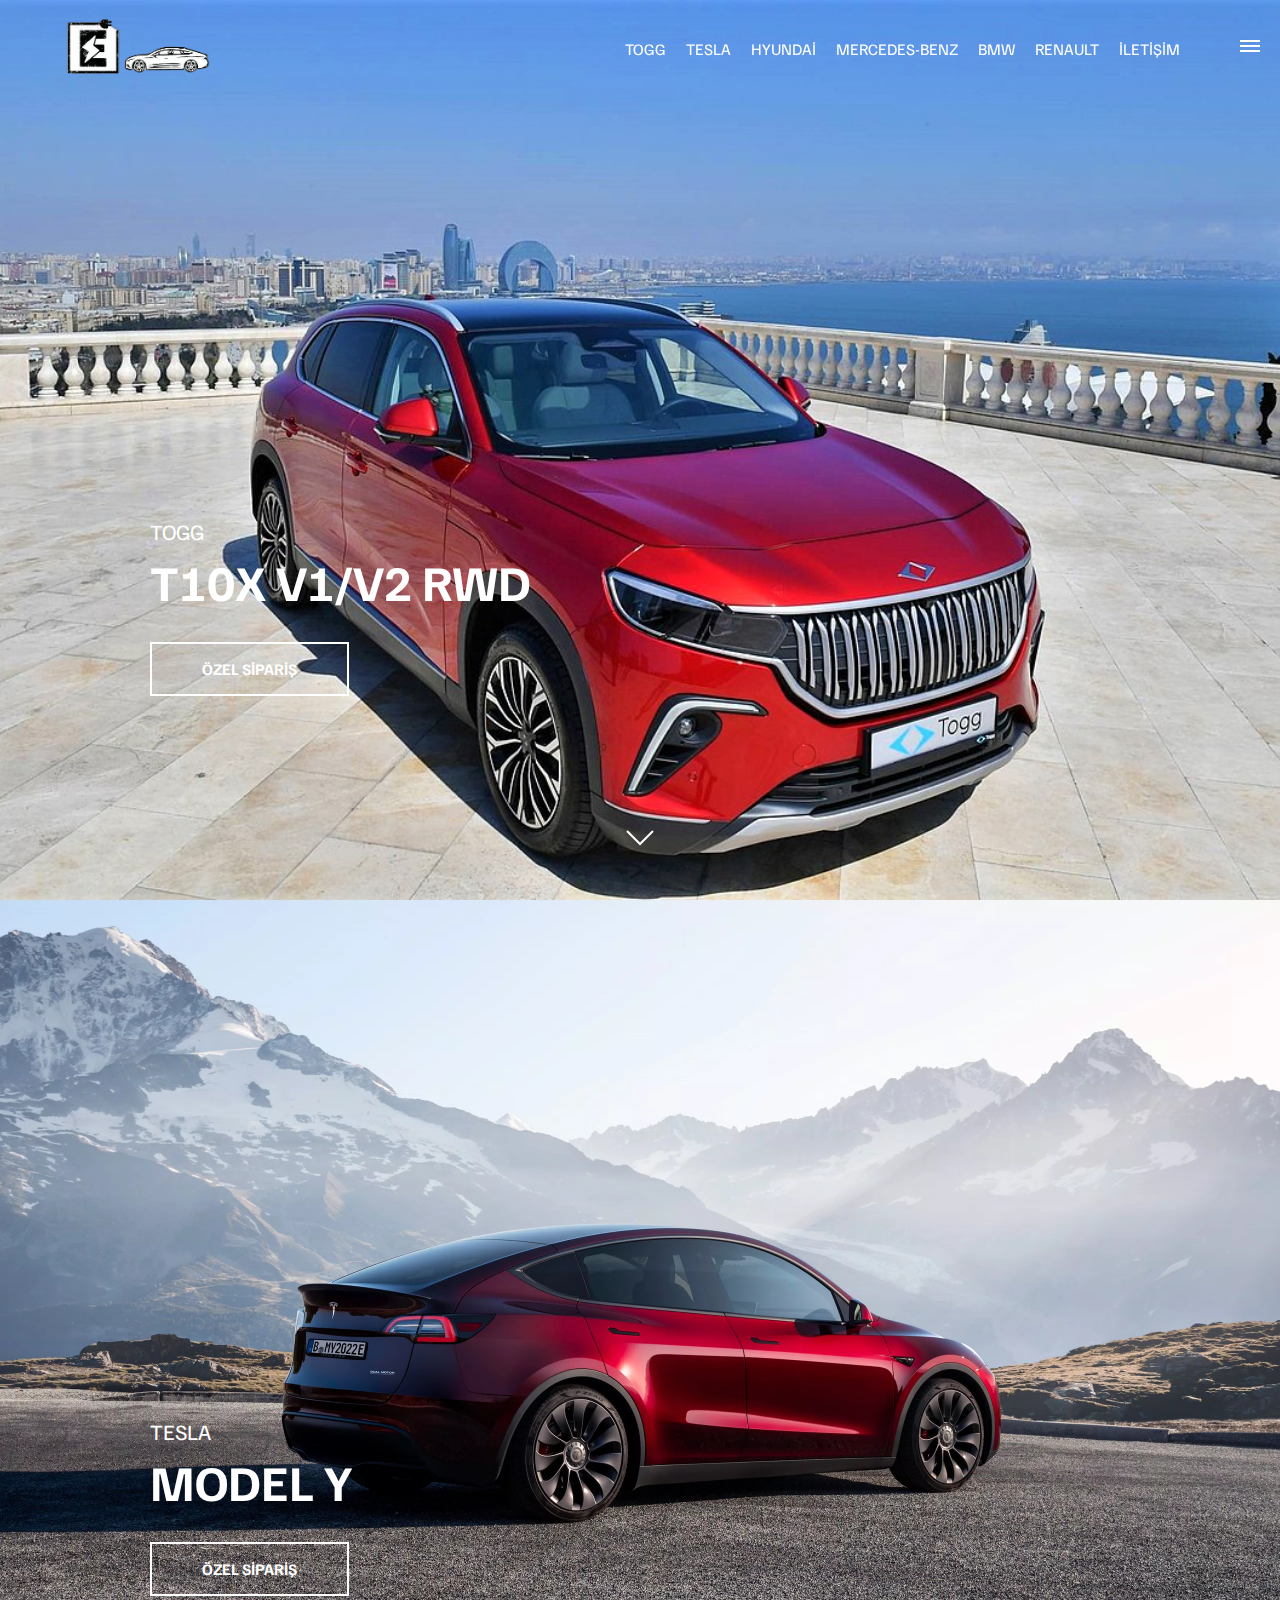
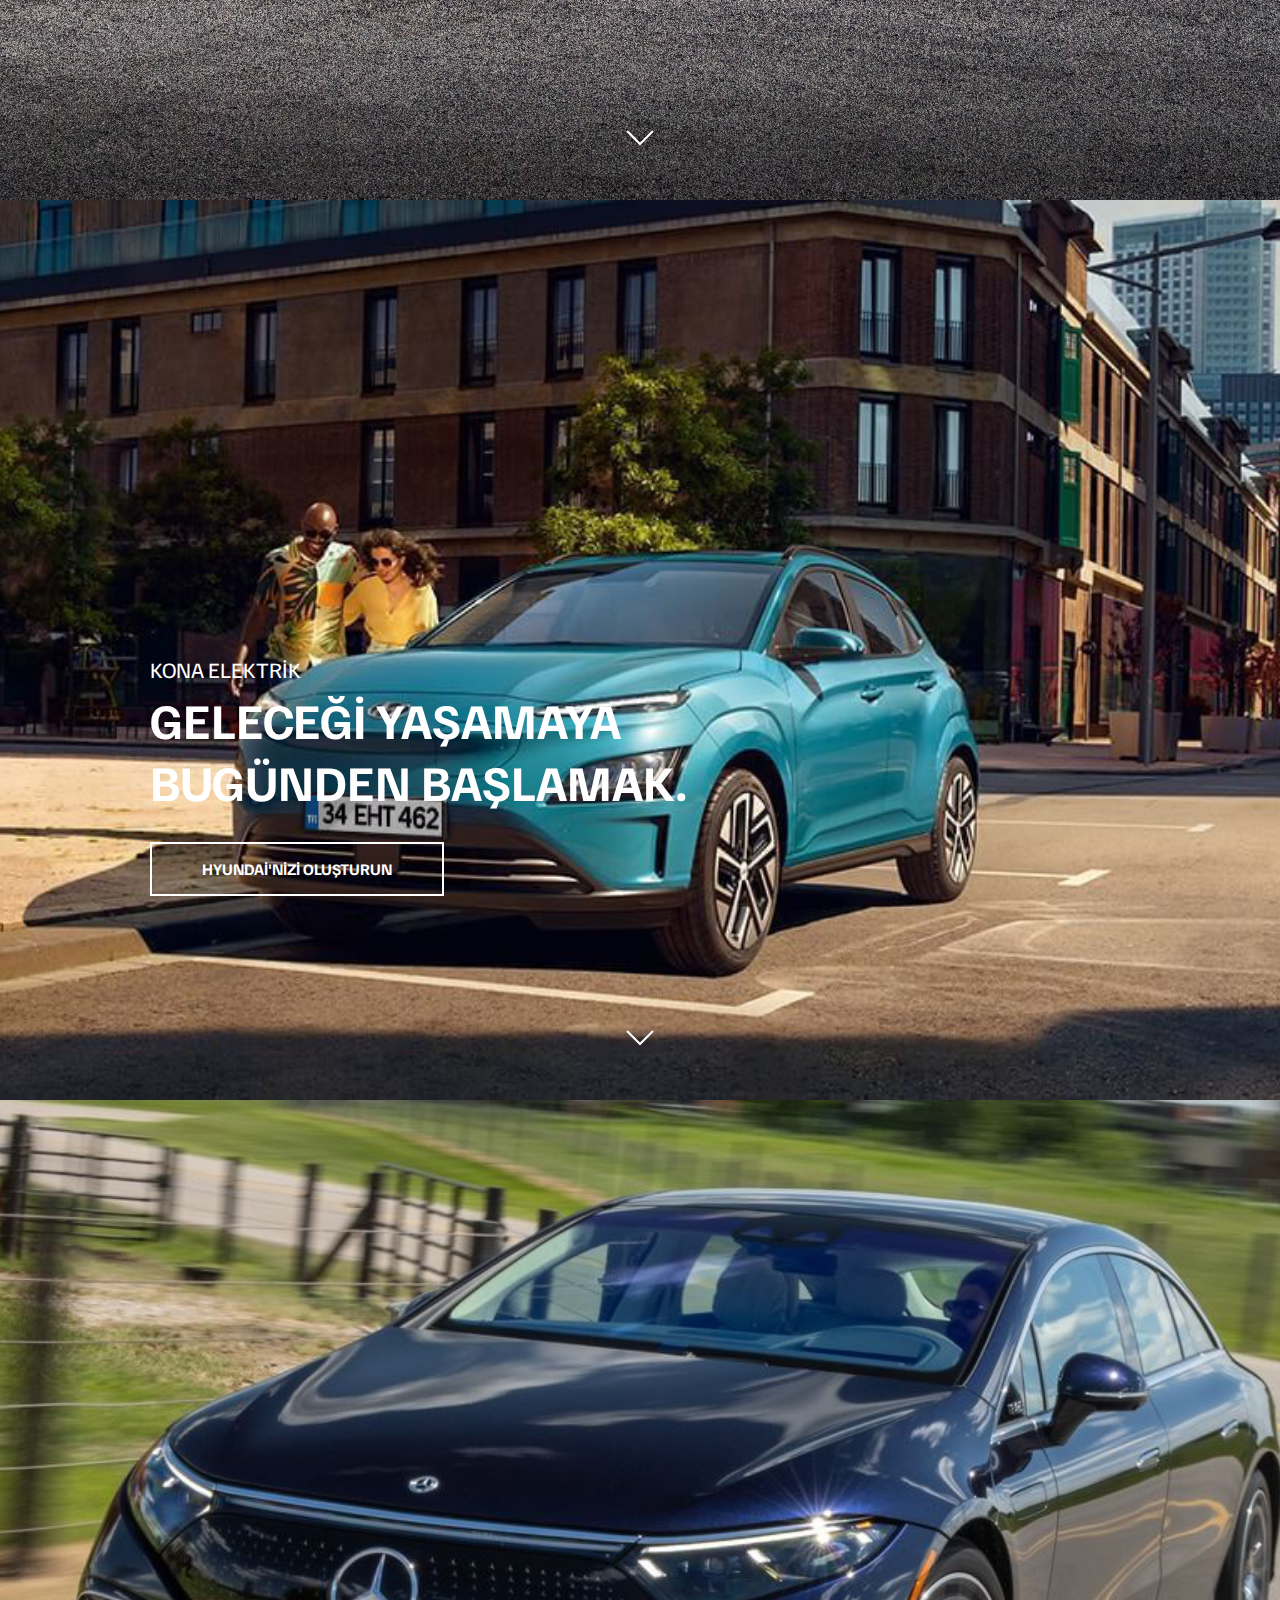
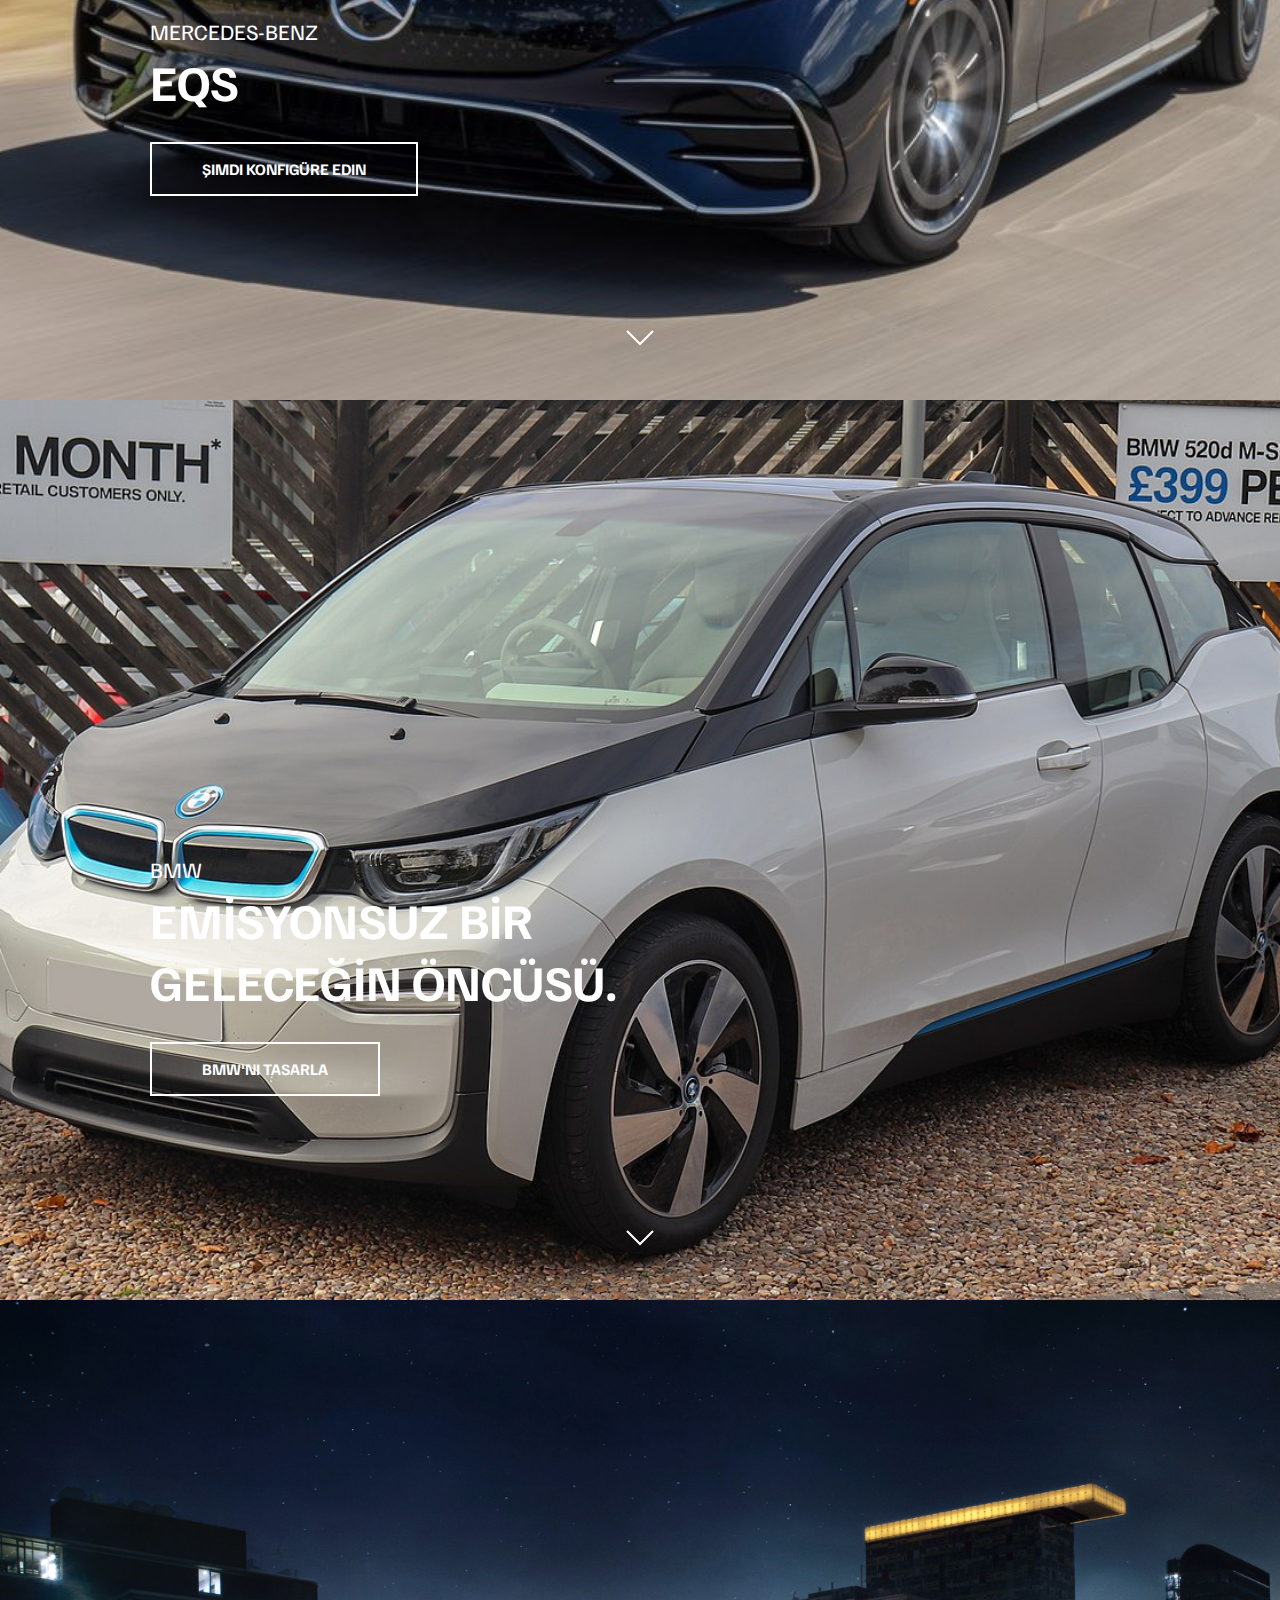
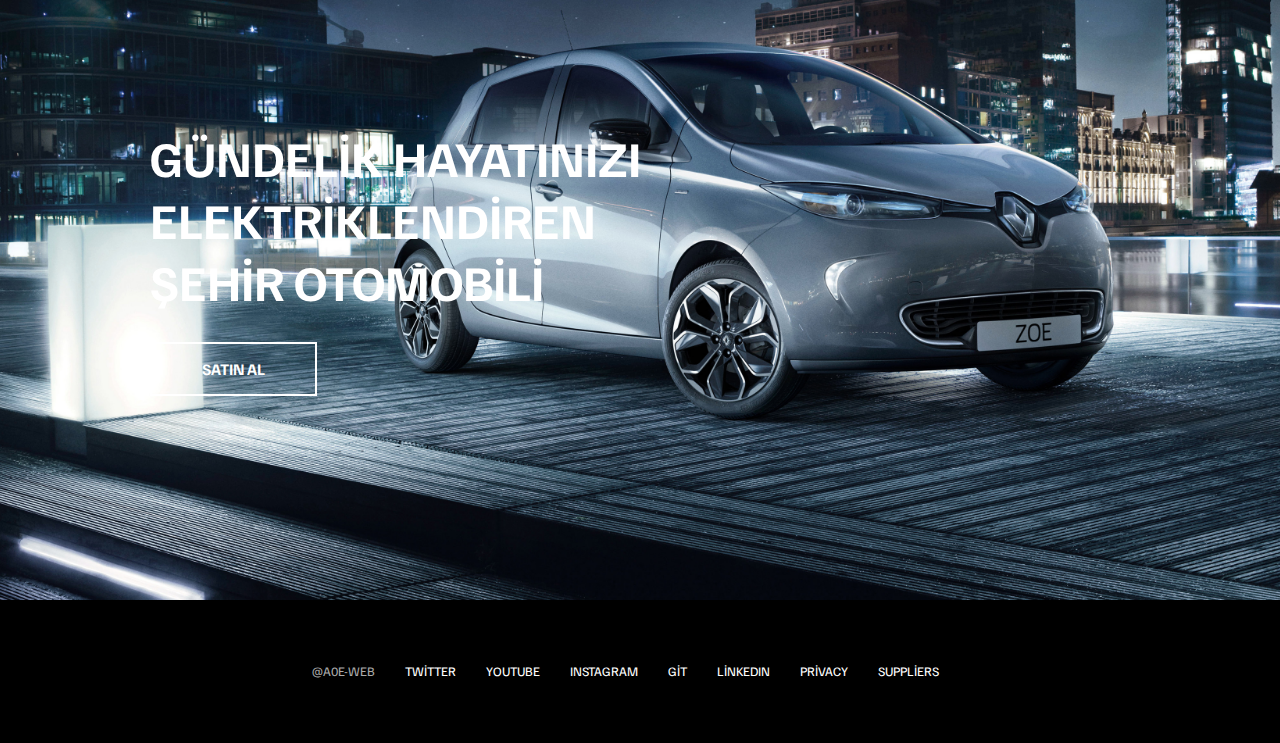
<file: index.html>
<!DOCTYPE html>
<html lang="tr">

<head>
    <meta charset="UTF-8">
    <meta http-equiv="X-UA-Compatible" content="IE=edge">
    <meta name="viewport" content="width=device-width, initial-scale=1.0">
    <link rel="stylesheet" href="css/style.css">
    <script src="js/script.js" defer></script>
    <title>Elektrikli Araç Dünyasi</title>
</head>

<body>

    <div id="overlay"></div>

    <div id="mobile-menu" class="mobile-main-menu">
        <ul>
            <li><a href="şarjmap.html">Şarj İstasyonlari</a></li>
            <li><a href="ami.html">Citroen Ami</a></li>
            <li><a href="ce04.html">CE 04</a></li>
            <li><a href="hondae.html">Honda E</a></li>
            <li><a href="kia.html">Kia EV6</a></li>

            <li class="mobile-only"><a href="falcon9.html">Togg</a></li>
            <li class="mobile-only"><a href="falcon-heavy.html">Tesla</a></li>
            <li class="mobile-only"><a href="dragon.html">Hyundai</a></li>
            <li class="mobile-only"><a href="mercedes.html">Mercedes-Benz</a></li>
            <li class="mobile-only"><a href="bmw.html">BMW</a></li>
            <li class="mobile-only"><a href="renault.html">Renault</a></li>
        </ul>
    </div>

    <header class="main-header">
        <div class="logo">
            <a href="index.html">
                <img src="img/logo.png" alt="SpaceX">
            </a>
        </div>
        <nav class="desktop-main-menu">
            <ul>
                <li><a href="falcon9.html">Togg</a></li>
                <li><a href="falcon-heavy.html">Tesla</a></li>
                <li><a href="dragon.html">Hyundai</a></li>
                <li><a href="mercedes.html">Mercedes-Benz</a></li>
                <li><a href="bmw.html">BMW</a></li>
                <li><a href="renault.html">Renault</a></li>
                <li><a href="iletişim.html">İletişim</a></li>
            </ul>
        </nav>
    </header>

    <!-- Hamburger Menu -->
    <button id="menu-btn" class="hamburger" type="button">
        <span class="hamburger-top"></span>
        <span class="hamburger-middle"></span>
        <span class="hamburger-bottom"></span>
    </button>


    <!-- Section A -->
    <section class="section-a">
        <div class="section-inner">
            <h4>TOGG</h4>
            <h2>T10X V1/V2 RWD</h2>
            <a href="https://www.togg.com.tr/order" class="btn">
                <div class="hover"></div>
                <span>Özel Sipariş</span>
            </a>
        </div>

        <div class="scroll-arrow">
            <svg width="30px" height="20px">
                <path stroke="#ffffff" fill="none" stroke-width="2px" d="M2.000,5.000 L15.000,18.000 L28.000,5.000 ">
                </path>
            </svg>
        </div>
    </section>

    <!-- Section B -->
    <section class="section-b">
        <div class="section-inner">
            <h4>TESLA</h4>
            <h2>Model Y</h2>
            <a href="https://www.tesla.com/tr_tr/modely/design#overview" class="btn">
                <div class="hover"></div>
                <span>Özel Sipariş</span>
            </a>
        </div>

        <div class="scroll-arrow">
            <svg width="30px" height="20px">
                <path stroke="#ffffff" fill="none" stroke-width="2px" d="M2.000,5.000 L15.000,18.000 L28.000,5.000 ">
                </path>
            </svg>
        </div>
    </section>

    <!-- Section C -->
    <section class="section-c">
        <div class="section-inner">
            <h4>KONA Elektrik</h4>
            <h2>Geleceği yaşamaya bugünden başlamak.</h2>
            <a href="https://www.hyundai.com/tr/tr/arac-satis/hyundainizi-olusturun/build-and-price-steps?productCode=konaelektrik" class="btn">
                <div class="hover"></div>
                <span>Hyundai'nizi Oluşturun</span>
            </a>
        </div>

        <div class="scroll-arrow">
            <svg width="30px" height="20px">
                <path stroke="#ffffff" fill="none" stroke-width="2px" d="M2.000,5.000 L15.000,18.000 L28.000,5.000 ">
                </path>
            </svg>
        </div>
    </section>

    <!-- Section D -->
    <section class="section-d">
        <div class="section-inner">
            <h4>Mercedes-Benz</h4>
            <h2>EQS</h2>
            <a href="https://www.mercedes-benz.com.tr/passengercars/content-pool/tool-pages/car-configurator.html/motorization/CCci/TR/tr/EQS-KLASSE/LIMOUSINE_LANG" class="btn">
                <div class="hover"></div>
                <span>ŞIMDI KONFIGÜRE EDIN</span>
            </a>
        </div>

        <div class="scroll-arrow">
            <svg width="30px" height="20px">
                <path stroke="#ffffff" fill="none" stroke-width="2px" d="M2.000,5.000 L15.000,18.000 L28.000,5.000 ">
                </path>
            </svg>
        </div>
    </section>

    <!-- Section E -->
    <section class="section-e">
        <div class="section-inner">
            <h4>BMW</h4>
            <h2>Emisyonsuz bir geleceğin öncüsü.</h2>
            <a href="https://www.bmw.com.tr/tr/konfigurator-bmwnitasarla.html" class="btn">
                <div class="hover"></div>
                <span>BMW'NI TASARLA</span>
            </a>
        </div>

        <div class="scroll-arrow">
            <svg width="30px" height="20px">
                <path stroke="#ffffff" fill="none" stroke-width="2px" d="M2.000,5.000 L15.000,18.000 L28.000,5.000 ">
                </path>
            </svg>
        </div>
    </section>

    <!-- Section F -->
    <section class="section-f">
        <div class="section-inner">
            <h2>GÜNDELİK HAYATINIZI ELEKTRİKLENDİREN ŞEHİR OTOMOBİLİ</h2>
            <a href="https://satinal.renault.com.tr/renault-zoe-modelleri" class="btn">
                <div class="hover"></div>
                <span>SATIN AL</span>
            </a>
        </div>
    </section>

    <footer>
        <ul>
            <li>@a0e-web</li>
            <li><a href="#">Twitter</a></li>
            <li><a href="https://www.youtube.com/@a0e-web/">YouTube</a></li>
            <li><a href="#">Instagram</a></li>
            <li><a href="https://github.com/a0e-web">Git</a></li>
            <li><a href="https://www.linkedin.com/in/alperen-osman-erdogan/">LinkedIn</a></li>
            <li><a href="#">Privacy</a></li>
            <li><a href="#">Suppliers</a></li>
        </ul>
    </footer>

</body>

</html>
</file>
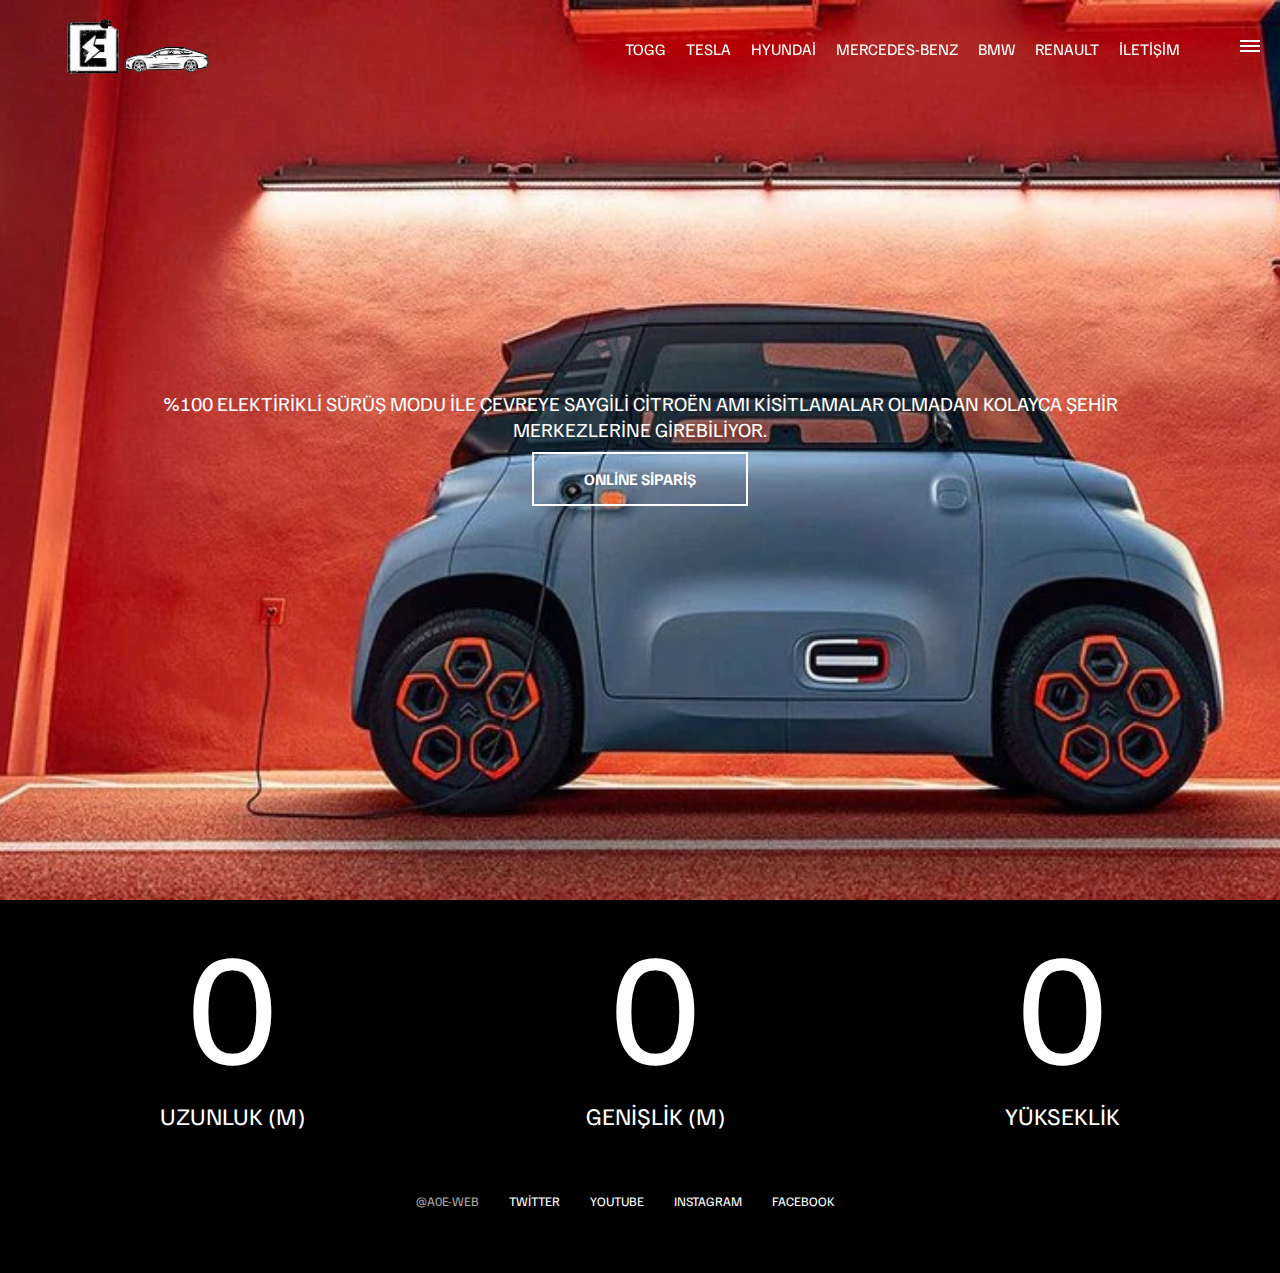
<file: ami.html>
<!DOCTYPE html>
<html lang="tr">

<head>
    <meta charset="UTF-8">
    <meta http-equiv="X-UA-Compatible" content="IE=edge">
    <meta name="viewport" content="width=device-width, initial-scale=1.0">
    <link rel="stylesheet" href="css/style.css">
    <script src="js/script.js" defer></script>
    <title>Citroën Ami</title>
</head>

<body>

    <div id="overlay"></div>

    <div id="mobile-menu" class="mobile-main-menu">
        <ul>
            <li><a href="şarjmap.html">Şarj İstasyonlari</a></li>
            <li><a href="ami.html">Citroen Ami</a></li>
            <li><a href="ce04.html">CE 04</a></li>
            <li><a href="hondae.html">Honda E</a></li>
            <li><a href="kia.html">Kia EV6</a></li>

            <li class="mobile-only"><a href="falcon9.html">Togg</a></li>
            <li class="mobile-only"><a href="falcon-heavy.html">Tesla</a></li>
            <li class="mobile-only"><a href="dragon.html">Hyundai</a></li>
            <li class="mobile-only"><a href="mercedes.html">Mercedes-Benz</a></li>
            <li class="mobile-only"><a href="bmw.html">BMW</a></li>
            <li class="mobile-only"><a href="renault.html">Renault</a></li>
        </ul>
    </div>

    <header class="main-header">
        <div class="logo">
            <a href="index.html">
                <img src="img/logo.png" alt="SpaceX">
            </a>
        </div>
        <nav class="desktop-main-menu">
            <ul>
                <li><a href="falcon9.html">Togg</a></li>
                <li><a href="falcon-heavy.html">Tesla</a></li>
                <li><a href="dragon.html">Hyundai</a></li>
                <li><a href="mercedes.html">Mercedes-Benz</a></li>
                <li><a href="bmw.html">BMW</a></li>
                <li><a href="renault.html">Renault</a></li>
                <li><a href="iletişim.html">İletişim</a></li>
            </ul>
        </nav>
    </header>

    <!-- Hamburger Menu -->
    <button id="menu-btn" class="hamburger" type="button">
        <span class="hamburger-top"></span>
        <span class="hamburger-middle"></span>
        <span class="hamburger-bottom"></span>
    </button>

    <section class="section-animate ami">

    </section>
    <div class="section-inner-center">
        <p>%100 elektirikli sürüş modu ile çevreye saygili Citroën AMI kisitlamalar olmadan kolayca şehir merkezlerine girebiliyor.</p>
        <a href="https://talep.citroen.com.tr/amionlinesiparis/form/yesil" class="btn">
            <div class="hover"></div>
            <span>Online Sipariş</span>
        </a>
    </div>

    <div class="stats">
        <div>
            <span class="counter" data-target="2.41">0</span>
            <h4>Uzunluk (m)</h4>
        </div>
        <div>
            <span class="counter" data-target="1.39">0</span>
            <h4>Genişlik (m)</h4>
        </div>
        <div>
            <span class="counter" data-target="1.52">0</span>
            <h4>Yükseklik</h4>
        </div>
    </div>

    <footer>
        <ul>
            <li>@a0e-web</li>
            <li><a href="https://twitter.com/CitroenTurkiye">Twitter</a></li>
            <li><a href="https://www.youtube.com/user/citroenturkiye">YouTube</a></li>
            <li><a href="https://www.instagram.com/citroenturkiye/">Instagram</a></li>
            <li><a href="https://www.facebook.com/CitroenTurkiye">facebook</a></li>
        </ul>
    </footer>

</body>

</html>
</file>
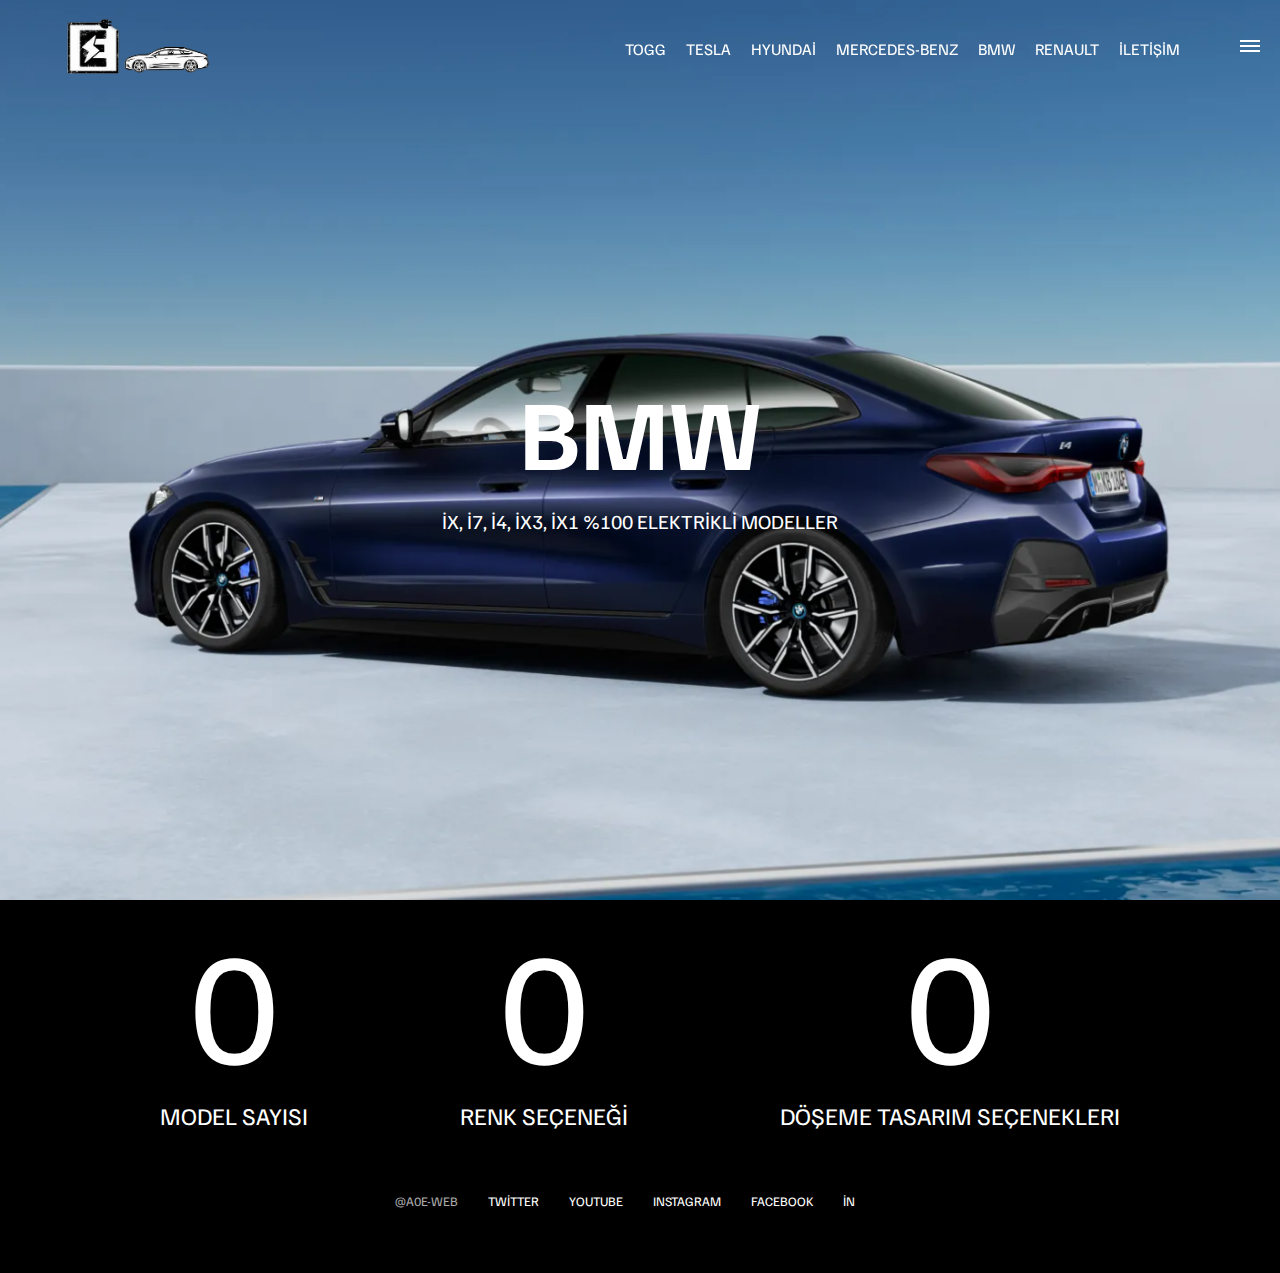
<file: bmw.html>
<!DOCTYPE html>
<html lang="tr">

<head>
    <meta charset="UTF-8">
    <meta http-equiv="X-UA-Compatible" content="IE=edge">
    <meta name="viewport" content="width=device-width, initial-scale=1.0">
    <link rel="stylesheet" href="css/style.css">
    <script src="js/script.js" defer></script>
    <title>BMW</title>
</head>

<body>

    <div id="overlay"></div>

    <div id="mobile-menu" class="mobile-main-menu">
        <ul>
            <li><a href="şarjmap.html">Şarj İstasyonlari</a></li>
            <li><a href="ami.html">Citroen Ami</a></li>
            <li><a href="ce04.html">CE 04</a></li>
            <li><a href="hondae.html">Honda E</a></li>
            <li><a href="kia.html">Kia EV6</a></li>

            <li class="mobile-only"><a href="falcon9.html">Togg</a></li>
            <li class="mobile-only"><a href="falcon-heavy.html">Tesla</a></li>
            <li class="mobile-only"><a href="dragon.html">Hyundai</a></li>
            <li class="mobile-only"><a href="mercedes.html">Mercedes-Benz</a></li>
            <li class="mobile-only"><a href="bmw.html">BMW</a></li>
            <li class="mobile-only"><a href="renault.html">Renault</a></li>
        </ul>
    </div>

    <header class="main-header">
        <div class="logo">
            <a href="index.html">
                <img src="img/logo.png" alt="SpaceX">
            </a>
        </div>
        <nav class="desktop-main-menu">
            <ul>
                <li><a href="falcon9.html">Togg</a></li>
                <li><a href="falcon-heavy.html">Tesla</a></li>
                <li><a href="dragon.html">Hyundai</a></li>
                <li><a href="mercedes.html">Mercedes-Benz</a></li>
                <li><a href="bmw.html">BMW</a></li>
                <li><a href="renault.html">Renault</a></li>
                <li><a href="iletişim.html">İletişim</a></li>
            </ul>
        </nav>
    </header>

    <!-- Hamburger Menu -->
    <button id="menu-btn" class="hamburger" type="button">
        <span class="hamburger-top"></span>
        <span class="hamburger-middle"></span>
        <span class="hamburger-bottom"></span>
    </button>
   
    <section class="section-animate bmw">

    </section>
    <div class="section-inner-center">
        <h3>BMW</h3>
        <p>iX, i7, i4, iX3, iX1 %100 Elektrikli Modeller</p>
    </div>

<div class="stats">
    <div>
        <span class="counter" data-target="6">0</span>
        <h4>MODEL SAYISI</h4>
    </div>
    <div>
        <span class="counter" data-target="9">0</span>
        <h4>Renk Seçeneği</h4>
    </div>
    <div>
        <span class="counter" data-target="11">0</span>
        <h4>DÖŞEME TASARIM SEÇENEKLERI</h4>
    </div>
</div>

    <footer>
        <ul>
            <li>@a0e-web</li>
            <li><a href="https://twitter.com/bmwturkiye">Twitter</a></li>
            <li><a href="https://www.youtube.com/user/BMWTurkiyeTV">YouTube</a></li>
            <li><a href="https://www.instagram.com/bmwturkiye/">Instagram</a></li>
            <li><a href="https://www.facebook.com/BMWTurkiye/">facebook</a></li>
            <li><a href="https://www.linkedin.com/showcase/bmwturkiye/">in</a></li>
        </ul>
    </footer>

</body>

</html>
</file>
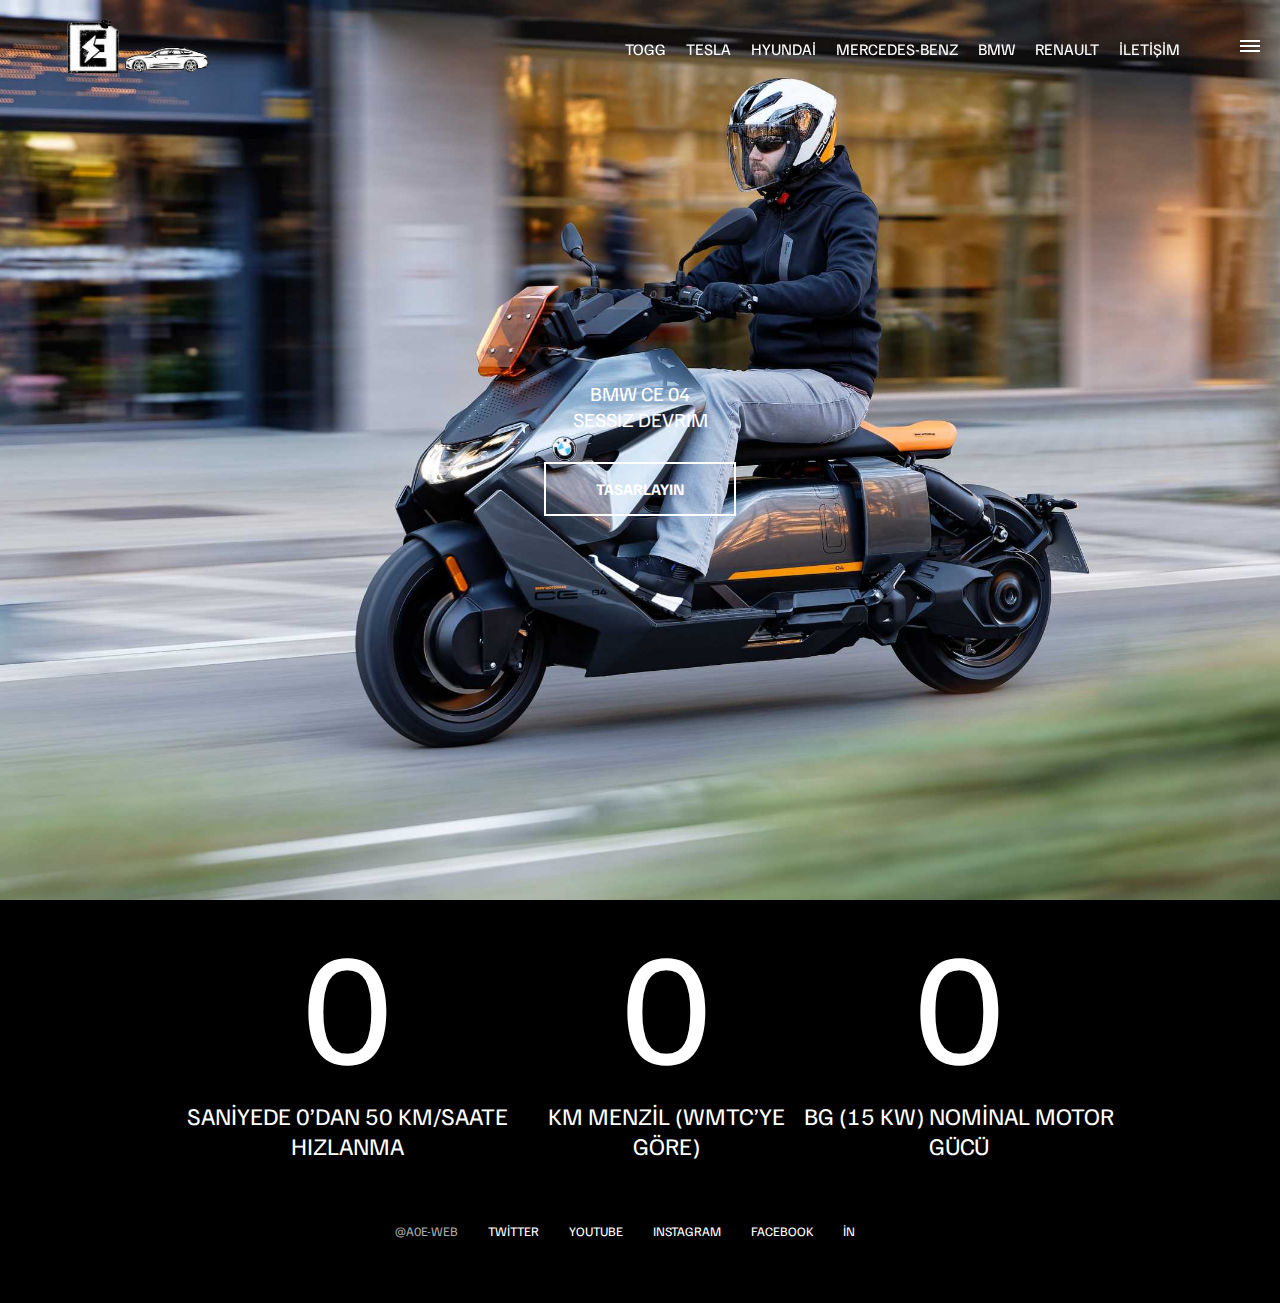
<file: ce04.html>
<!DOCTYPE html>
<html lang="tr">

<head>
    <meta charset="UTF-8">
    <meta http-equiv="X-UA-Compatible" content="IE=edge">
    <meta name="viewport" content="width=device-width, initial-scale=1.0">
    <link rel="stylesheet" href="css/style.css">
    <script src="js/script.js" defer></script>
    <title>BMW CE 04</title>
</head>

<body>

    <div id="overlay"></div>

    <div id="mobile-menu" class="mobile-main-menu">
        <ul>
            <li><a href="şarjmap.html">Şarj İstasyonlari</a></li>
            <li><a href="ami.html">Citroen Ami</a></li>
            <li><a href="ce04.html">CE 04</a></li>
            <li><a href="hondae.html">Honda E</a></li>
            <li><a href="kia.html">Kia EV6</a></li>

            <li class="mobile-only"><a href="falcon9.html">Togg</a></li>
            <li class="mobile-only"><a href="falcon-heavy.html">Tesla</a></li>
            <li class="mobile-only"><a href="dragon.html">Hyundai</a></li>
            <li class="mobile-only"><a href="mercedes.html">Mercedes-Benz</a></li>
            <li class="mobile-only"><a href="bmw.html">BMW</a></li>
            <li class="mobile-only"><a href="renault.html">Renault</a></li>
        </ul>
    </div>

    <header class="main-header">
        <div class="logo">
            <a href="index.html">
                <img src="img/logo.png" alt="SpaceX">
            </a>
        </div>
        <nav class="desktop-main-menu">
            <ul>
                <li><a href="falcon9.html">Togg</a></li>
                <li><a href="falcon-heavy.html">Tesla</a></li>
                <li><a href="dragon.html">Hyundai</a></li>
                <li><a href="mercedes.html">Mercedes-Benz</a></li>
                <li><a href="bmw.html">BMW</a></li>
                <li><a href="renault.html">Renault</a></li>
                <li><a href="iletişim.html">İletişim</a></li>
            </ul>
        </nav>
    </header>

    <!-- Hamburger Menu -->
    <button id="menu-btn" class="hamburger" type="button">
        <span class="hamburger-top"></span>
        <span class="hamburger-middle"></span>
        <span class="hamburger-bottom"></span>
    </button>

    <section class="section-animate ce">

    </section>
    <div class="section-inner-center">
        <p>BMW CE 04</p>
        <p>SESSIZ DEVRIM</p>
<br>
        <a href="https://configurator.bmw-motorrad.com/index_en_BB.html?country=TR&cookie=0#/configurator/0C51/P0N3L" class="btn">
            <div class="hover"></div>
            <span>TASARLAYIN</span>
        </a>
    </div>

    <div class="stats">
        <div>
            <span class="counter" data-target="2.6">0</span>
            <h4>saniyede 0’dan 50 km/saate hIzlanma</h4>
        </div>
        <div>
            <span class="counter" data-target="130">0</span>
            <h4>km menzil (WMTC’ye göre)</h4>
        </div>
        <div>
            <span class="counter" data-target="20">0</span>
            <h4>bg (15 kW) nominal motor gücü</h4>
        </div>
    </div>

    <footer>
        <ul>
            <li>@a0e-web</li>
            <li><a href="https://twitter.com/bmwturkiye">Twitter</a></li>
            <li><a href="https://www.youtube.com/user/BMWTurkiyeTV">YouTube</a></li>
            <li><a href="https://www.instagram.com/bmwturkiye/">Instagram</a></li>
            <li><a href="https://www.facebook.com/BMWTurkiye/">facebook</a></li>
            <li><a href="https://www.linkedin.com/showcase/bmwturkiye/">in</a></li>
        </ul>
    </footer>

</body>

</html>
</file>
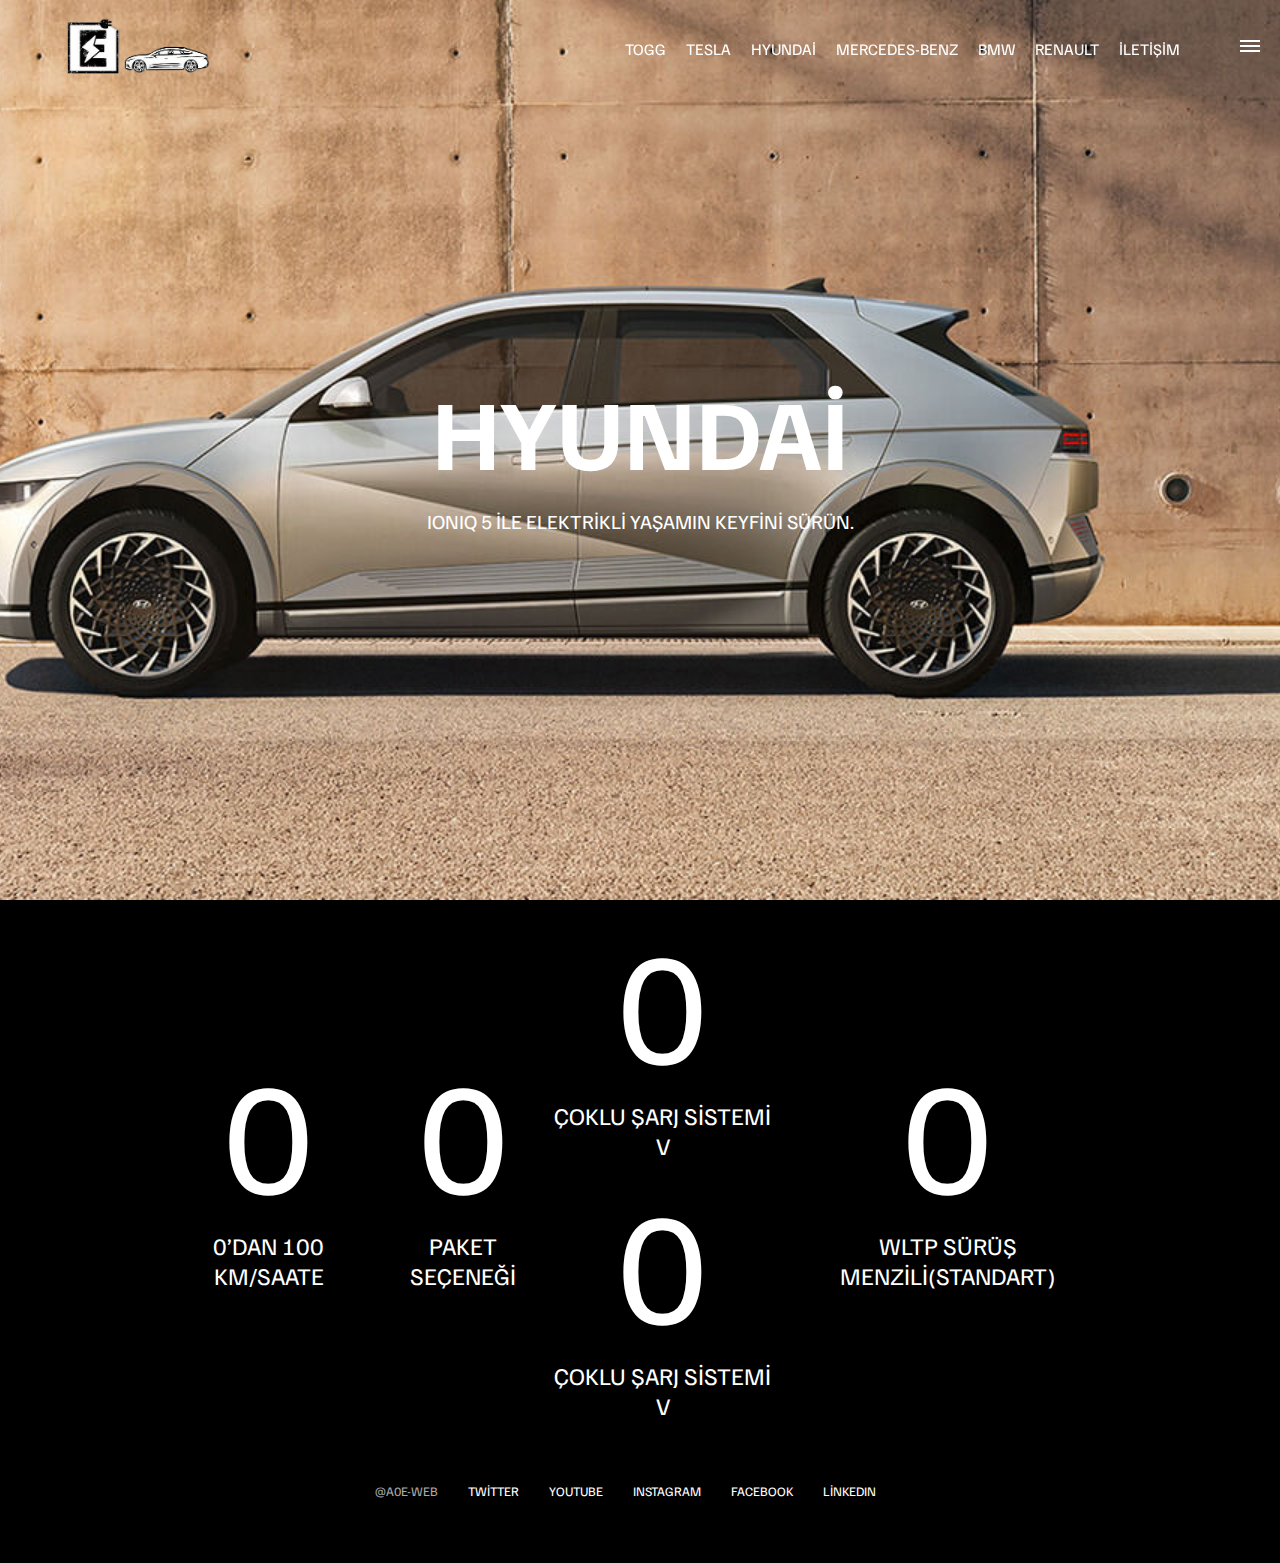
<file: dragon.html>
<!DOCTYPE html>
<html lang="tr">

<head>
    <meta charset="UTF-8">
    <meta http-equiv="X-UA-Compatible" content="IE=edge">
    <meta name="viewport" content="width=device-width, initial-scale=1.0">
    <link rel="stylesheet" href="css/style.css">
    <script src="js/script.js" defer></script>
    <title>Hyundai Ioniq-Kona</title>
</head>

<body>

    <div id="overlay"></div>

    <div id="mobile-menu" class="mobile-main-menu">
        <ul>
            <li><a href="şarjmap.html">Şarj İstasyonlari</a></li>
            <li><a href="ami.html">Citroen Ami</a></li>
            <li><a href="ce04.html">CE 04</a></li>
            <li><a href="hondae.html">Honda E</a></li>
            <li><a href="kia.html">Kia EV6</a></li>

            <li class="mobile-only"><a href="falcon9.html">Togg</a></li>
            <li class="mobile-only"><a href="falcon-heavy.html">Tesla</a></li>
            <li class="mobile-only"><a href="dragon.html">Hyundai</a></li>
            <li class="mobile-only"><a href="mercedes.html">Mercedes-Benz</a></li>
            <li class="mobile-only"><a href="bmw.html">BMW</a></li>
            <li class="mobile-only"><a href="renault.html">Renault</a></li>
        </ul>
    </div>

    <header class="main-header">
        <div class="logo">
            <a href="index.html">
                <img src="img/logo.png" alt="SpaceX">
            </a>
        </div>
        <nav class="desktop-main-menu">
            <ul>
                <li><a href="falcon9.html">Togg</a></li>
                <li><a href="falcon-heavy.html">Tesla</a></li>
                <li><a href="dragon.html">Hyundai</a></li>
                <li><a href="mercedes.html">Mercedes-Benz</a></li>
                <li><a href="bmw.html">BMW</a></li>
                <li><a href="renault.html">Renault</a></li>
                <li><a href="iletişim.html">İletişim</a></li>
            </ul>
        </nav>
    </header>

    <!-- Hamburger Menu -->
    <button id="menu-btn" class="hamburger" type="button">
        <span class="hamburger-top"></span>
        <span class="hamburger-middle"></span>
        <span class="hamburger-bottom"></span>
    </button>

    <section class="section-animate bg-dragon">

    </section>
    <div class="section-inner-center">
        <h3>Hyundai</h3>
        <p>IONIQ 5 ile elektrikli yaşamın keyfini sürün.</p>
    </div>

    <div class="stats">
        <div>
            <span class="counter" data-target="5.2">0</span>
            <h4>0’dan 100 km/saate</h4>
        </div>
        <div>
            <span class="counter" data-target="2">0</span>
            <h4>Paket Seçeneği</h4>
        </div>
        <div>
            <span class="counter" data-target="400">0</span>
            <h4>Çoklu şarj sistemi V</h4>
            <span class="counter" data-target="800">0</span>
            <h4>Çoklu şarj sistemi V</h4>
        </div>
        <div>
            <span class="counter" data-target="384">0</span>
            <h4>WLTP Sürüş Menzili(Standart)</h4>
        </div>
    </div>

    <footer>
        <ul>
            <li>@a0e-web</li>
            <li><a href="https://twitter.com/hyundaiturkiye">Twitter</a></li>
            <li><a href="https://www.youtube.com/user/HyundaiTurkiye">YouTube</a></li>
            <li><a href="https://www.instagram.com/HyundaiTR/">Instagram</a></li>
            <li><a href="https://www.facebook.com/HyundaiTurkiye">facebook</a></li>
            <li><a href="https://www.linkedin.com/company/hyundaiassan/">LinkedIn</a></li>
        </ul>
    </footer>

</body>

</html>
</file>
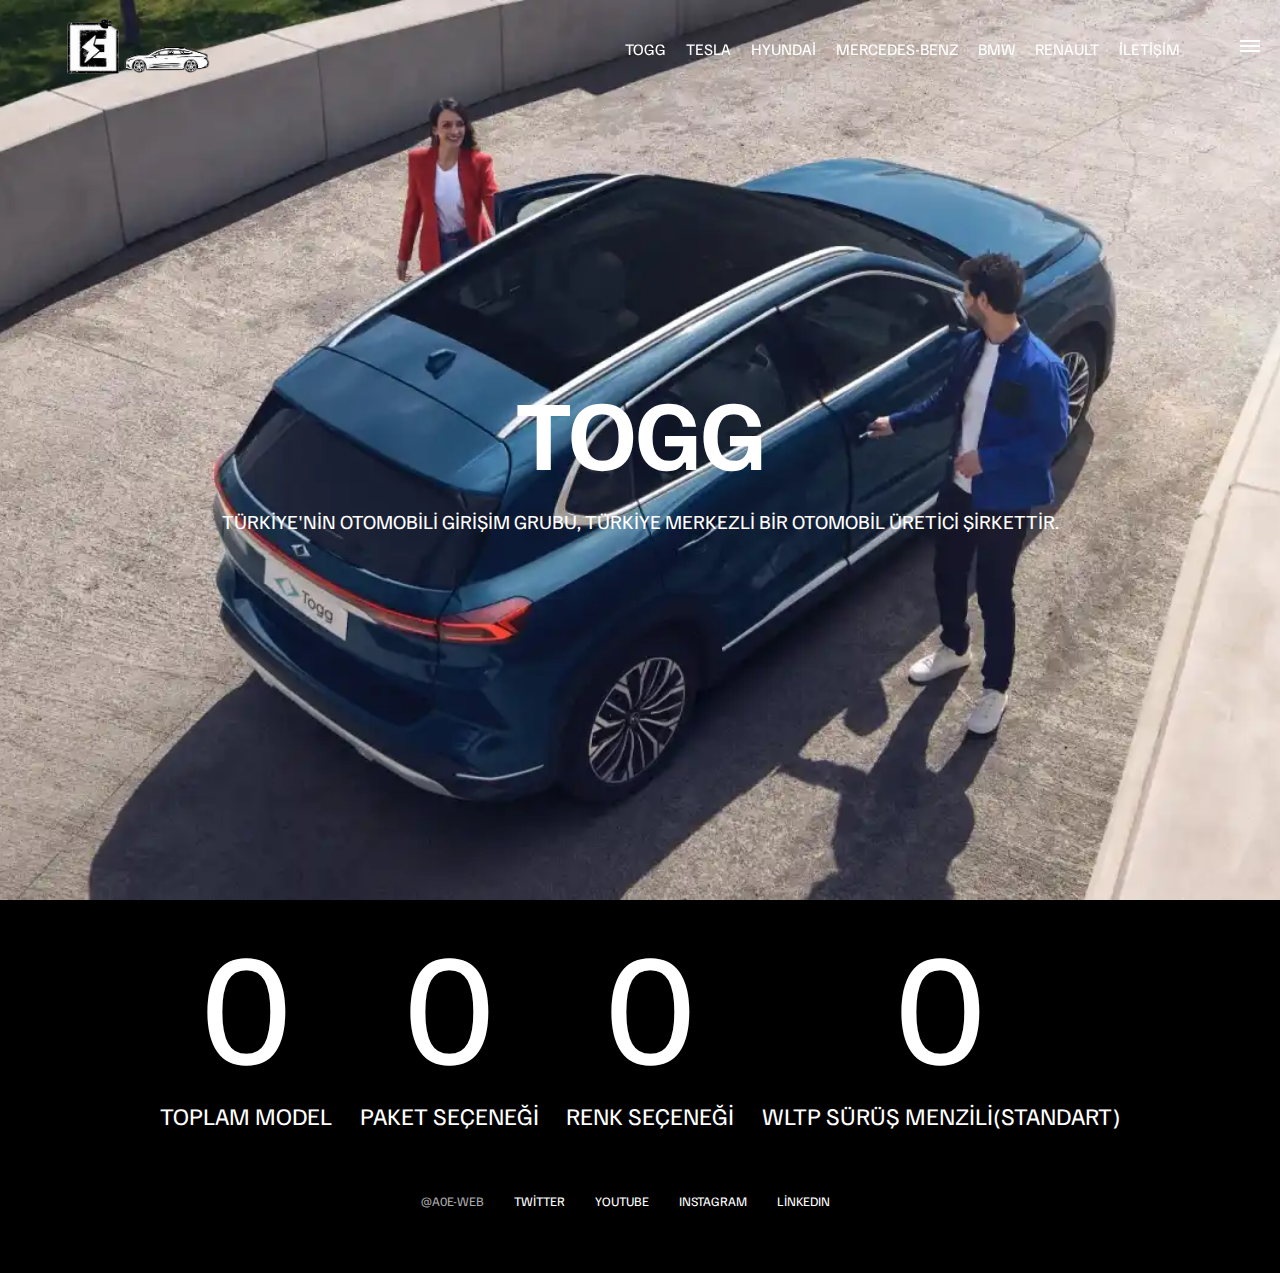
<file: falcon9.html>
<!DOCTYPE html>
<html lang="tr">

<head>
    <meta charset="UTF-8">
    <meta http-equiv="X-UA-Compatible" content="IE=edge">
    <meta name="viewport" content="width=device-width, initial-scale=1.0">
    <link rel="stylesheet" href="css/style.css">
    <script src="js/script.js" defer></script>
    <title>Togg</title>
</head>

<body>

    <div id="overlay"></div>

    <div id="mobile-menu" class="mobile-main-menu">
        <ul>
            <li><a href="şarjmap.html">Şarj İstasyonlari</a></li>
            <li><a href="ami.html">Citroen Ami</a></li>
            <li><a href="ce04.html">CE 04</a></li>
            <li><a href="hondae.html">Honda E</a></li>
            <li><a href="kia.html">Kia EV6</a></li>

            <li class="mobile-only"><a href="falcon9.html">Togg</a></li>
            <li class="mobile-only"><a href="falcon-heavy.html">Tesla</a></li>
            <li class="mobile-only"><a href="dragon.html">Hyundai</a></li>
            <li class="mobile-only"><a href="mercedes.html">Mercedes-Benz</a></li>
            <li class="mobile-only"><a href="bmw.html">BMW</a></li>
            <li class="mobile-only"><a href="renault.html">Renault</a></li>
        </ul>
    </div>

    <header class="main-header">
        <div class="logo">
            <a href="index.html">
                <img src="img/logo.png" alt="SpaceX">
            </a>
        </div>
        <nav class="desktop-main-menu">
            <ul>
                <li><a href="falcon9.html">Togg</a></li>
                <li><a href="falcon-heavy.html">Tesla</a></li>
                <li><a href="dragon.html">Hyundai</a></li>
                <li><a href="mercedes.html">Mercedes-Benz</a></li>
                <li><a href="bmw.html">BMW</a></li>
                <li><a href="renault.html">Renault</a></li>
                <li><a href="iletişim.html">İletişim</a></li>
            </ul>
        </nav>
    </header>

    <!-- Hamburger Menu -->
    <button id="menu-btn" class="hamburger" type="button">
        <span class="hamburger-top"></span>
        <span class="hamburger-middle"></span>
        <span class="hamburger-bottom"></span>
    </button>
   
    <section class="section-animate bg-falcon-9">

    </section>
    <div class="section-inner-center">
        <h3>TOGG</h3>
        <p>Türkiye'nin Otomobili Girişim Grubu, Türkiye merkezli bir otomobil üretici şirkettir.</p>
    </div>

<div class="stats">
    <div>
        <span class="counter" data-target="5">0</span>
        <h4>Toplam Model</h4>
    </div>
    <div>
        <span class="counter" data-target="3">0</span>
        <h4>Paket Seçeneği</h4>
    </div>
    <div>
        <span class="counter" data-target="6">0</span>
        <h4>Renk Seçeneği</h4>
    </div>
    <div>
        <span class="counter" data-target="314">0</span>
        <h4>WLTP Sürüş Menzili(Standart)</h4>
    </div>
</div>

    <footer>
        <ul>
            <li>@a0e-web</li>
            <li><a href="https://twitter.com/togg2022">Twitter</a></li>
            <li><a href="https://www.youtube.com/c/togg2022">YouTube</a></li>
            <li><a href="https://www.instagram.com/togg2022/">Instagram</a></li>
            <li><a href="https://www.linkedin.com/company/togg2022/?originalSubdomain=tr">LinkedIn</a></li>
        </ul>
    </footer>

</body>

</html>
</file>
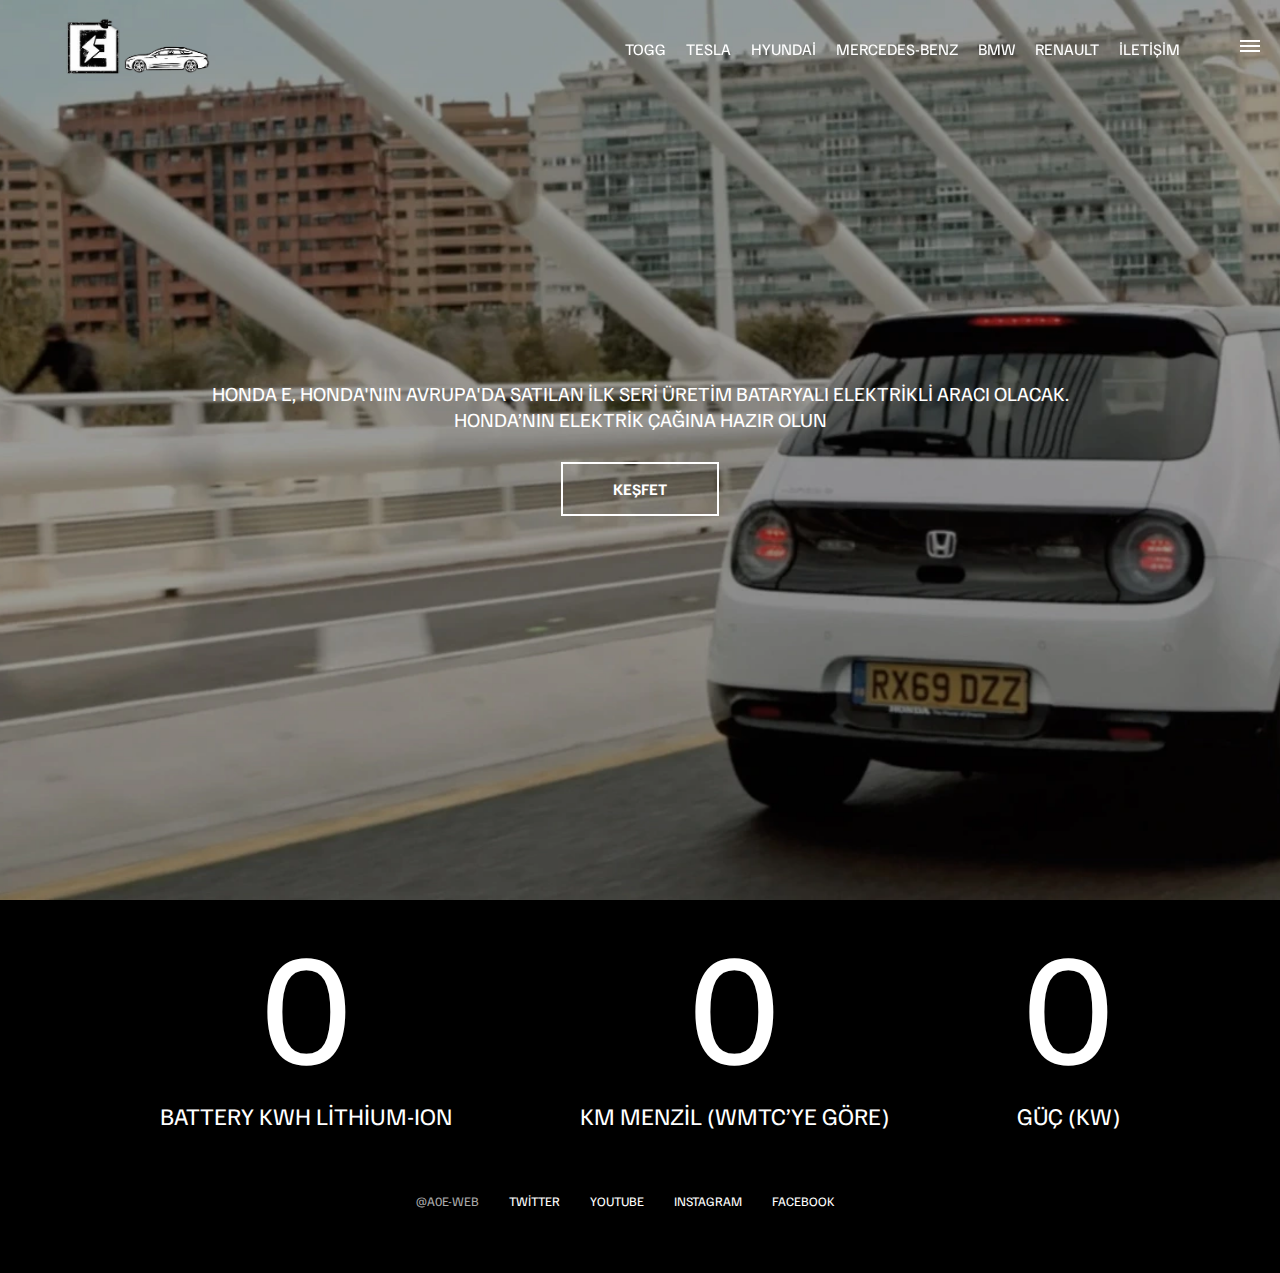
<file: hondae.html>
<!DOCTYPE html>
<html lang="tr">

<head>
    <meta charset="UTF-8">
    <meta http-equiv="X-UA-Compatible" content="IE=edge">
    <meta name="viewport" content="width=device-width, initial-scale=1.0">
    <link rel="stylesheet" href="css/style.css">
    <script src="js/script.js" defer></script>
    <title>Honda E</title>
</head>

<body>

    <div id="overlay"></div>

    <div id="mobile-menu" class="mobile-main-menu">
        <ul>
            <li><a href="şarjmap.html">Şarj İstasyonlari</a></li>
            <li><a href="ami.html">Citroen Ami</a></li>
            <li><a href="ce04.html">CE 04</a></li>
            <li><a href="hondae.html">Honda E</a></li>
            <li><a href="kia.html">Kia EV6</a></li>

            <li class="mobile-only"><a href="falcon9.html">Togg</a></li>
            <li class="mobile-only"><a href="falcon-heavy.html">Tesla</a></li>
            <li class="mobile-only"><a href="dragon.html">Hyundai</a></li>
            <li class="mobile-only"><a href="mercedes.html">Mercedes-Benz</a></li>
            <li class="mobile-only"><a href="bmw.html">BMW</a></li>
            <li class="mobile-only"><a href="renault.html">Renault</a></li>
        </ul>
    </div>

    <header class="main-header">
        <div class="logo">
            <a href="index.html">
                <img src="img/logo.png" alt="SpaceX">
            </a>
        </div>
        <nav class="desktop-main-menu">
            <ul>
                <li><a href="falcon9.html">Togg</a></li>
                <li><a href="falcon-heavy.html">Tesla</a></li>
                <li><a href="dragon.html">Hyundai</a></li>
                <li><a href="mercedes.html">Mercedes-Benz</a></li>
                <li><a href="bmw.html">BMW</a></li>
                <li><a href="renault.html">Renault</a></li>
                <li><a href="iletişim.html">İletişim</a></li>
            </ul>
        </nav>
    </header>

    <!-- Hamburger Menu -->
    <button id="menu-btn" class="hamburger" type="button">
        <span class="hamburger-top"></span>
        <span class="hamburger-middle"></span>
        <span class="hamburger-bottom"></span>
    </button>

    <section class="section-animate honda">

    </section>
    <div class="section-inner-center">
        <p>Honda e, Honda'nIn Avrupa'da satIlan ilk seri üretim bataryalI elektrikli aracI olacak.</p>
        <p>HONDA’NIN ELEKTRİK ÇAĞINA HAZIR OLUN</p>
<br>
        <a href="https://www.honda.com.tr/otomobil/insan-icin-muhendislik/gelecek/honda-e" class="btn">
            <div class="hover"></div>
            <span>KEŞFET</span>
        </a>
    </div>

    <div class="stats">
        <div>
            <span class="counter" data-target="35.5">0</span>
            <h4>Battery kWh lithium-Ion</h4>
        </div>
        <div>
            <span class="counter" data-target="220">0</span>
            <h4>km menzil (WMTC’ye göre)</h4>
        </div>
        <div>
            <span class="counter" data-target="100">0</span>
            <h4>Güç (kw)</h4>
        </div>
    </div>

    <footer>
        <ul>
            <li>@a0e-web</li>
            <li><a href="https://twitter.com/hondatr">Twitter</a></li>
            <li><a href="https://www.youtube.com/channel/UCiSRpSuNFEvRonzpdkUKF3Q">YouTube</a></li>
            <li><a href="https://www.instagram.com/hondatr/">Instagram</a></li>
            <li><a href="https://www.facebook.com/HondaTR">facebook</a></li>
        </ul>
    </footer>

</body>

</html>
</file>
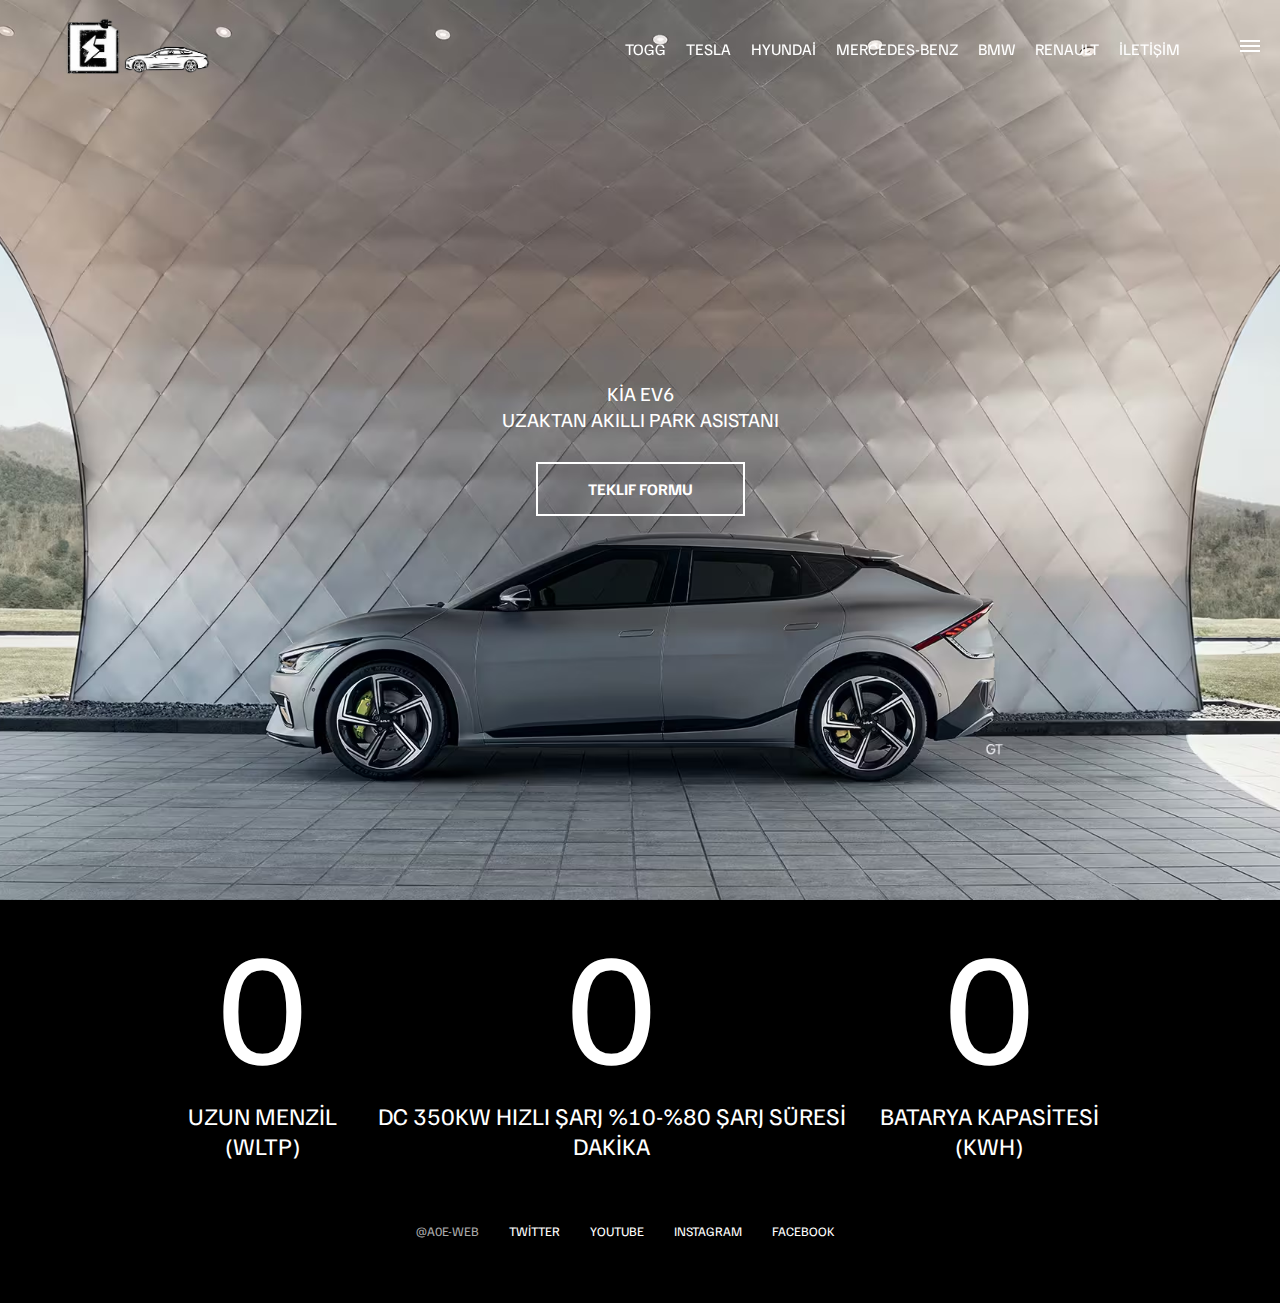
<file: kia.html>
<!DOCTYPE html>
<html lang="tr">

<head>
    <meta charset="UTF-8">
    <meta http-equiv="X-UA-Compatible" content="IE=edge">
    <meta name="viewport" content="width=device-width, initial-scale=1.0">
    <link rel="stylesheet" href="css/style.css">
    <script src="js/script.js" defer></script>
    <title>Kia EV6</title>
</head>

<body>

    <div id="overlay"></div>

    <div id="mobile-menu" class="mobile-main-menu">
        <ul>
            <li><a href="şarjmap.html">Şarj İstasyonlari</a></li>
            <li><a href="ami.html">Citroen Ami</a></li>
            <li><a href="ce04.html">CE 04</a></li>
            <li><a href="hondae.html">Honda E</a></li>
            <li><a href="kia.html">Kia EV6</a></li>

            <li class="mobile-only"><a href="falcon9.html">Togg</a></li>
            <li class="mobile-only"><a href="falcon-heavy.html">Tesla</a></li>
            <li class="mobile-only"><a href="dragon.html">Hyundai</a></li>
            <li class="mobile-only"><a href="mercedes.html">Mercedes-Benz</a></li>
            <li class="mobile-only"><a href="bmw.html">BMW</a></li>
            <li class="mobile-only"><a href="renault.html">Renault</a></li>
        </ul>
    </div>

    <header class="main-header">
        <div class="logo">
            <a href="index.html">
                <img src="img/logo.png" alt="SpaceX">
            </a>
        </div>
        <nav class="desktop-main-menu">
            <ul>
                <li><a href="falcon9.html">Togg</a></li>
                <li><a href="falcon-heavy.html">Tesla</a></li>
                <li><a href="dragon.html">Hyundai</a></li>
                <li><a href="mercedes.html">Mercedes-Benz</a></li>
                <li><a href="bmw.html">BMW</a></li>
                <li><a href="renault.html">Renault</a></li>
                <li><a href="iletişim.html">İletişim</a></li>
            </ul>
        </nav>
    </header>

    <!-- Hamburger Menu -->
    <button id="menu-btn" class="hamburger" type="button">
        <span class="hamburger-top"></span>
        <span class="hamburger-middle"></span>
        <span class="hamburger-bottom"></span>
    </button>

    <section class="section-animate kia">

    </section>
    <div class="section-inner-center">
        <p>Kia EV6</p>
        <p>Uzaktan AkILLI PARK ASISTANI</p>
<br>
        <a href="https://www.kia.com/tr/satis-merkezi/satin-alma-formu.html/carKey/CV" class="btn">
            <div class="hover"></div>
            <span>TEKLIF FORMU</span>
        </a>
    </div>

    <div class="stats">
        <div>
            <span class="counter" data-target="506">0</span>
            <h4>Uzun Menzil (WLTP)</h4>
        </div>
        <div>
            <span class="counter" data-target="18">0</span>
            <h4>DC 350kW hIzlI şarj %10-%80 şarj süresi dakika</h4>
        </div>
        <div>
            <span class="counter" data-target="77.4">0</span>
            <h4>Batarya kapasitesi (kWh)</h4>
        </div>
    </div>

    <footer>
        <ul>
            <li>@a0e-web</li>
            <li><a href="https://twitter.com/kiaturkiye">Twitter</a></li>
            <li><a href="https://www.youtube.com/user/kiaturkiye">YouTube</a></li>
            <li><a href="https://www.instagram.com/kiaturkiye/">Instagram</a></li>
            <li><a href="https://www.facebook.com/kiaturkiye">facebook</a></li>
        </ul>
    </footer>

</body>

</html>
</file>
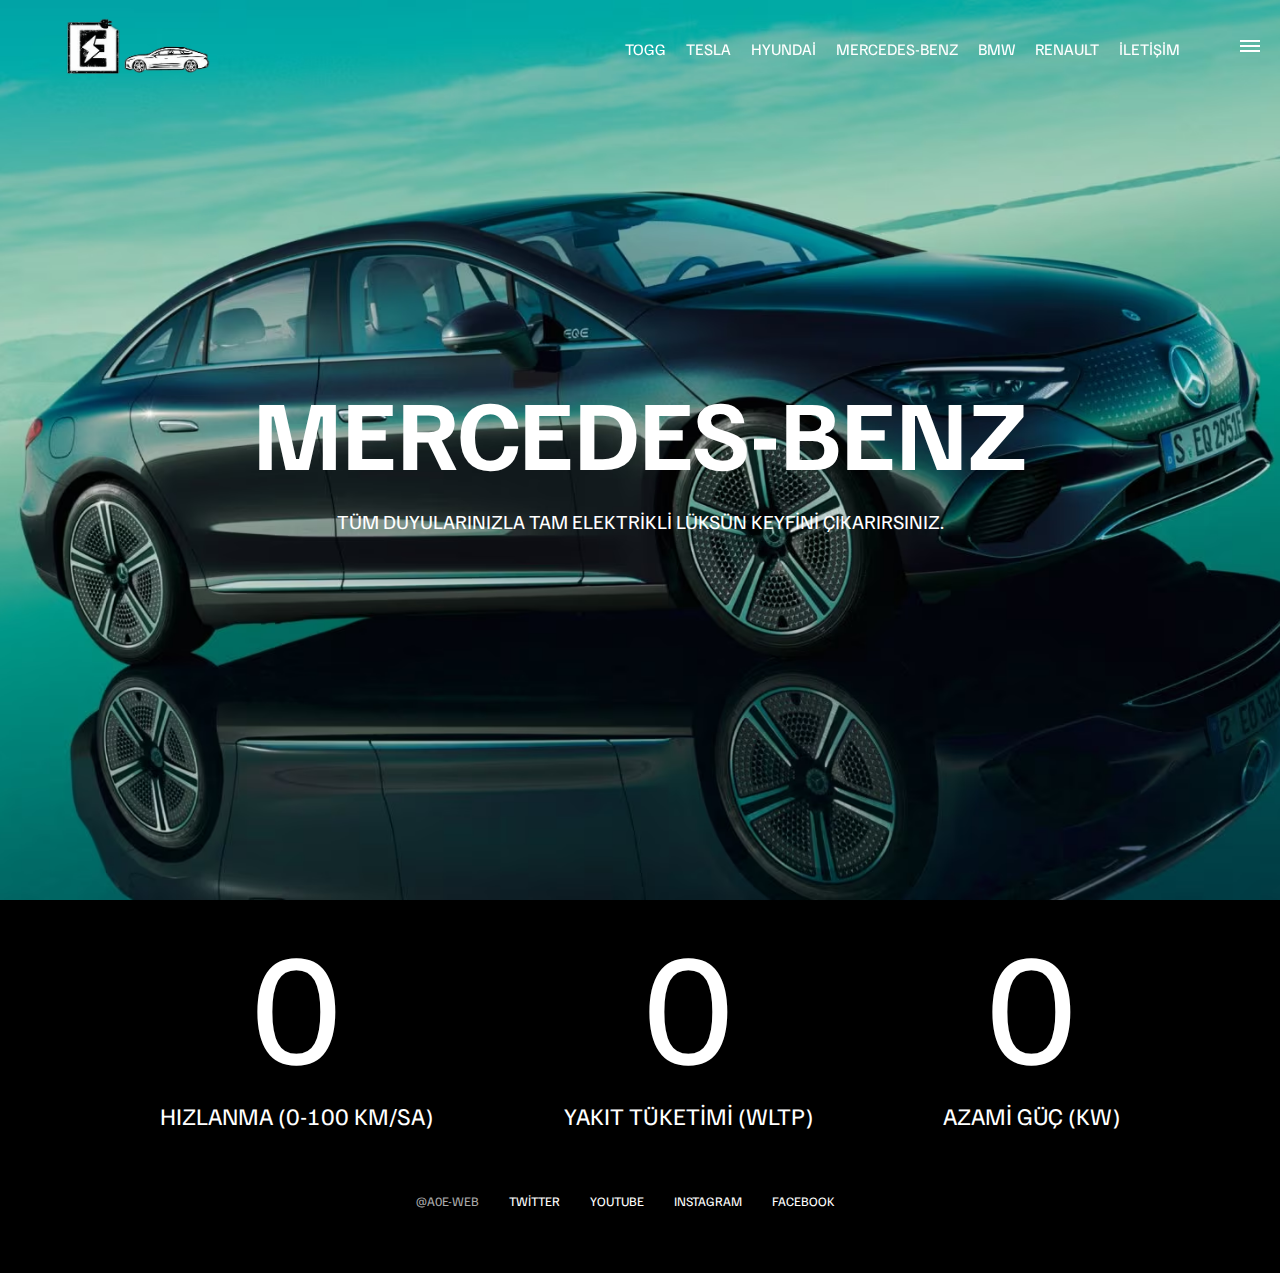
<file: mercedes.html>
<!DOCTYPE html>
<html lang="tr">

<head>
    <meta charset="UTF-8">
    <meta http-equiv="X-UA-Compatible" content="IE=edge">
    <meta name="viewport" content="width=device-width, initial-scale=1.0">
    <link rel="stylesheet" href="css/style.css">
    <script src="js/script.js" defer></script>
    <title>BMW</title>
</head>

<body>

    <div id="overlay"></div>

    <div id="mobile-menu" class="mobile-main-menu">
        <ul>
            <li><a href="şarjmap.html">Şarj İstasyonlari</a></li>
            <li><a href="ami.html">Citroen Ami</a></li>
            <li><a href="ce04.html">CE 04</a></li>
            <li><a href="hondae.html">Honda E</a></li>
            <li><a href="kia.html">Kia EV6</a></li>

            <li class="mobile-only"><a href="falcon9.html">Togg</a></li>
            <li class="mobile-only"><a href="falcon-heavy.html">Tesla</a></li>
            <li class="mobile-only"><a href="dragon.html">Hyundai</a></li>
            <li class="mobile-only"><a href="mercedes.html">Mercedes-Benz</a></li>
            <li class="mobile-only"><a href="bmw.html">BMW</a></li>
            <li class="mobile-only"><a href="renault.html">Renault</a></li>
        </ul>
    </div>

    <header class="main-header">
        <div class="logo">
            <a href="index.html">
                <img src="img/logo.png" alt="SpaceX">
            </a>
        </div>
        <nav class="desktop-main-menu">
            <ul>
                <li><a href="falcon9.html">Togg</a></li>
                <li><a href="falcon-heavy.html">Tesla</a></li>
                <li><a href="dragon.html">Hyundai</a></li>
                <li><a href="mercedes.html">Mercedes-Benz</a></li>
                <li><a href="bmw.html">BMW</a></li>
                <li><a href="renault.html">Renault</a></li>
                <li><a href="iletişim.html">İletişim</a></li>
            </ul>
        </nav>
    </header>

    <!-- Hamburger Menu -->
    <button id="menu-btn" class="hamburger" type="button">
        <span class="hamburger-top"></span>
        <span class="hamburger-middle"></span>
        <span class="hamburger-bottom"></span>
    </button>
   
    <section class="section-animate merso">

    </section>
    <div class="section-inner-center">
        <h3>Mercedes-Benz</h3>
        <p>Tüm duyularInIzla tam elektrikli lüksün keyfini çIkarIrsInIz.</p>
    </div>

<div class="stats">
    <div>
        <span class="counter" data-target="6.3">0</span>
        <h4>HIzlanma (0-100 km/sa)</h4>
    </div>
    <div>
        <span class="counter" data-target="530">0</span>
        <h4>YakIt tüketimi (WLTP)</h4>
    </div>
    <div>
        <span class="counter" data-target="215">0</span>
        <h4>Azami Güç (kW)</h4>
    </div>
</div>

    <footer>
        <ul>
            <li>@a0e-web</li>
            <li><a href="https://twitter.com/mercedesturkiye">Twitter</a></li>
            <li><a href="https://www.youtube.com/user/mbtrvideo">YouTube</a></li>
            <li><a href="https://www.instagram.com/mercedesbenzturkiye/">Instagram</a></li>
            <li><a href="https://tr-tr.facebook.com/mercedesbenztr/">facebook</a></li>
        </ul>
    </footer>

</body>

</html>
</file>
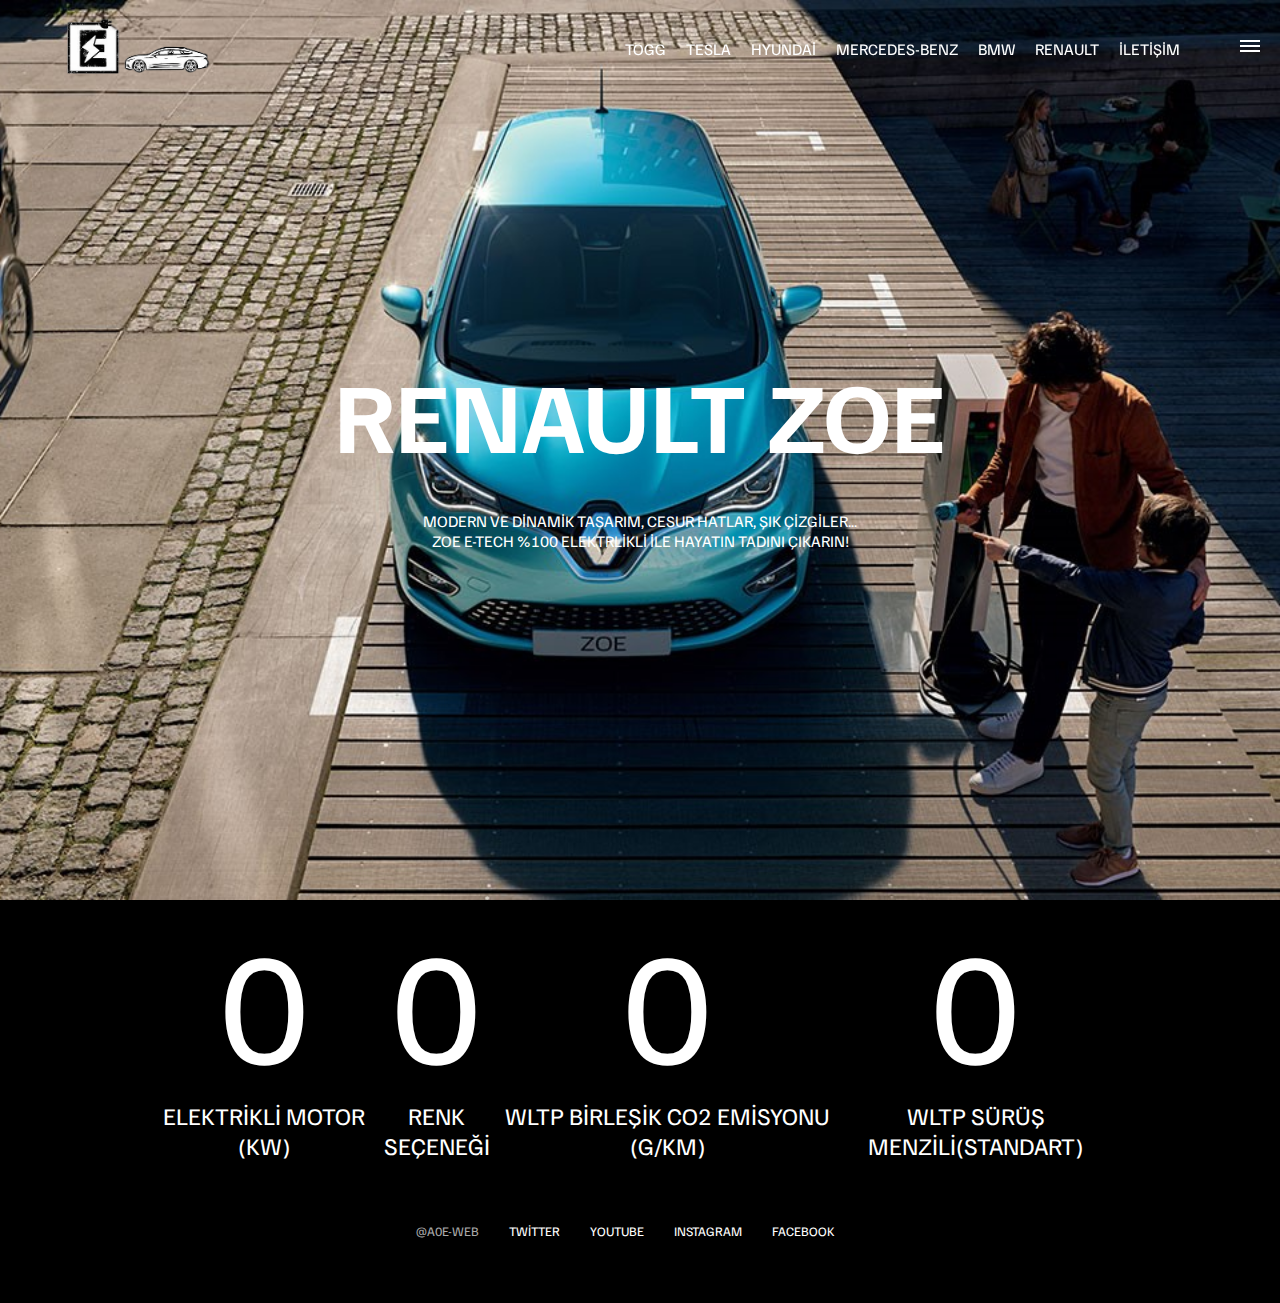
<file: renault.html>
<!DOCTYPE html>
<html lang="tr">

<head>
    <meta charset="UTF-8">
    <meta http-equiv="X-UA-Compatible" content="IE=edge">
    <meta name="viewport" content="width=device-width, initial-scale=1.0">
    <link rel="stylesheet" href="css/style.css">
    <script src="js/script.js" defer></script>
    <title>Renault</title>
</head>

<body>

    <div id="overlay"></div>

    <div id="mobile-menu" class="mobile-main-menu">
        <ul>
            <li><a href="şarjmap.html">Şarj İstasyonlari</a></li>
            <li><a href="ami.html">Citroen Ami</a></li>
            <li><a href="ce04.html">CE 04</a></li>
            <li><a href="hondae.html">Honda E</a></li>
            <li><a href="kia.html">Kia EV6</a></li>

            <li class="mobile-only"><a href="falcon9.html">Togg</a></li>
            <li class="mobile-only"><a href="falcon-heavy.html">Tesla</a></li>
            <li class="mobile-only"><a href="dragon.html">Hyundai</a></li>
            <li class="mobile-only"><a href="mercedes.html">Mercedes-Benz</a></li>
            <li class="mobile-only"><a href="bmw.html">BMW</a></li>
            <li class="mobile-only"><a href="renault.html">Renault</a></li>
        </ul>
    </div>

    <header class="main-header">
        <div class="logo">
            <a href="index.html">
                <img src="img/logo.png" alt="SpaceX">
            </a>
        </div>
        <nav class="desktop-main-menu">
            <ul>
                <li><a href="falcon9.html">Togg</a></li>
                <li><a href="falcon-heavy.html">Tesla</a></li>
                <li><a href="dragon.html">Hyundai</a></li>
                <li><a href="mercedes.html">Mercedes-Benz</a></li>
                <li><a href="bmw.html">BMW</a></li>
                <li><a href="renault.html">Renault</a></li>
                <li><a href="iletişim.html">İletişim</a></li>
            </ul>
        </nav>
    </header>

    <!-- Hamburger Menu -->
    <button id="menu-btn" class="hamburger" type="button">
        <span class="hamburger-top"></span>
        <span class="hamburger-middle"></span>
        <span class="hamburger-bottom"></span>
    </button>
   
    <section class="section-animate renault-zoe">

    </section>
    <div class="section-inner-center">
        <h3>Renault Zoe</h3>
        <br>Modern ve dinamik tasarIm, cesur hatlar, şIk çizgiler... </br>
            Zoe E-Tech %100 elektrlikli ile hayatIn tadInI çIkarIn!</p>
    </div>

<div class="stats">
    <div>
        <span class="counter" data-target="100">0</span>
        <h4>Elektrikli Motor (KW)</h4>
    </div>
    <div>
        <span class="counter" data-target="4">0</span>
        <h4>Renk Seçeneği</h4>
    </div>
    <div>
        <span class="counter" data-target="0">0</span>
        <h4>WLTP Birleşik CO2 Emisyonu (g/km)</h4>
    </div>
    <div>
        <span class="counter" data-target="386">0</span>
        <h4>WLTP Sürüş Menzili(Standart)</h4>
    </div>
</div>

    <footer>
        <ul>
            <li>@a0e-web</li>
            <li><a href="https://twitter.com/RenaultTurkey">Twitter</a></li>
            <li><a href="https://www.youtube.com/user/RenaultTurkey">YouTube</a></li>
            <li><a href="https://www.instagram.com/renaultturkiye/">Instagram</a></li>
            <li><a href="https://tr-tr.facebook.com/renaultturkiye">facebook</a></li>
        </ul>
    </footer>

</body>

</html>
</file>
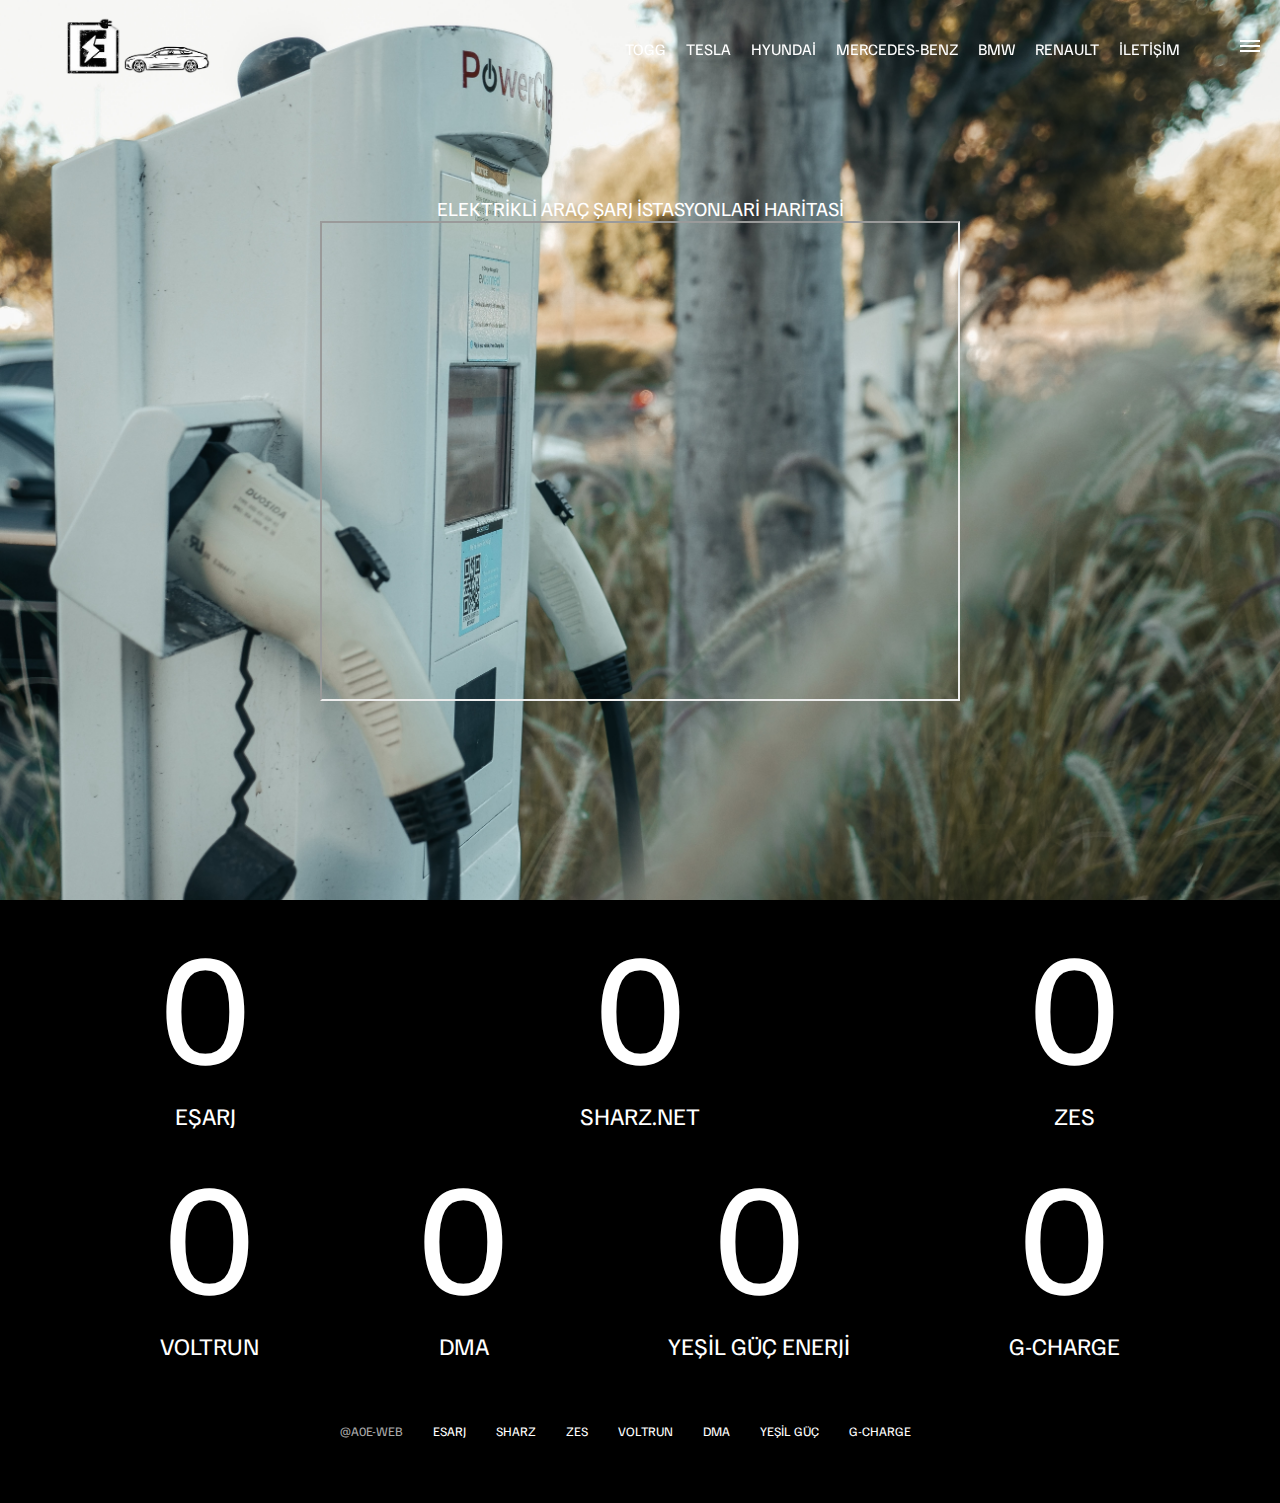
<file: şarjmap.html>
<!DOCTYPE html>
<html lang="tr">

<head>
    <meta charset="UTF-8">
    <meta http-equiv="X-UA-Compatible" content="IE=edge">
    <meta name="viewport" content="width=device-width, initial-scale=1.0">
    <link rel="stylesheet" href="css/style.css">
    <script src="js/script.js" defer></script>
    <title>Elektrikli Araç Şarj İstasyonlari</title>
</head>

<body>

    <div id="overlay"></div>

    <div id="mobile-menu" class="mobile-main-menu">
        <ul>
            <li><a href="şarjmap.html">Şarj İstasyonlari</a></li>
            <li><a href="ami.html">Citroen Ami</a></li>
            <li><a href="ce04.html">CE 04</a></li>
            <li><a href="hondae.html">Honda E</a></li>
            <li><a href="kia.html">Kia EV6</a></li>

            <li class="mobile-only"><a href="falcon9.html">Togg</a></li>
            <li class="mobile-only"><a href="falcon-heavy.html">Tesla</a></li>
            <li class="mobile-only"><a href="dragon.html">Hyundai</a></li>
            <li class="mobile-only"><a href="mercedes.html">Mercedes-Benz</a></li>
            <li class="mobile-only"><a href="bmw.html">BMW</a></li>
            <li class="mobile-only"><a href="renault.html">Renault</a></li>
        </ul>
    </div>

    <header class="main-header">
        <div class="logo">
            <a href="index.html">
                <img src="img/logo.png" alt="SpaceX">
            </a>
        </div>
        <nav class="desktop-main-menu">
            <ul>
                <li><a href="falcon9.html">Togg</a></li>
                <li><a href="falcon-heavy.html">Tesla</a></li>
                <li><a href="dragon.html">Hyundai</a></li>
                <li><a href="mercedes.html">Mercedes-Benz</a></li>
                <li><a href="bmw.html">BMW</a></li>
                <li><a href="renault.html">Renault</a></li>
                <li><a href="iletişim.html">İletişim</a></li>
            </ul>
        </nav>
    </header>

    <!-- Hamburger Menu -->
    <button id="menu-btn" class="hamburger" type="button">
        <span class="hamburger-top"></span>
        <span class="hamburger-middle"></span>
        <span class="hamburger-bottom"></span>
    </button>

    <section class="section-animate map">

    </section>
    <div class="section-inner-center">
        <p>Elektrikli Araç Şarj İstasyonlari Haritasi</p>
        <iframe src="https://www.google.com/maps/d/embed?mid=1RwTCuC_BnUMe38J9ru8gxYGG9xnMk2bh&ehbc=2E312F" width="640" height="480"></iframe>
    </div>

    <div class="stats">
        <div>
            <span class="counter" data-target="126">0</span>
            <h4>Eşarj</h4>
        </div>
        <div>
            <span class="counter" data-target="87">0</span>
            <h4>Sharz.net</h4>
        </div>
        <div>
            <span class="counter" data-target="50">0</span>
            <h4>Zes</h4>
        </div>
    </div>

    <div class="stats">
        <div>
            <span class="counter" data-target="42">0</span>
            <h4>Voltrun</h4>
        </div>
        <div>
            <span class="counter" data-target="21">0</span>
            <h4>DMA</h4>
        </div>
        <div>
            <span class="counter" data-target="15">0</span>
            <h4>Yeşil Güç Enerji</h4>
        </div>
        <div>
            <span class="counter" data-target="2">0</span>
            <h4>G-Charge</h4>
        </div>
    </div>

    <footer>
        <ul>
            <li>@a0e-web</li>
            <li><a href="https://esarj.com/">ESarj</a></li>
            <li><a href="https://sharz.net/">Sharz</a></li>
            <li><a href="https://zes.net/anasayfa">Zes</a></li>
            <li><a href="http://app.voltrun.com/cmp/#/map">Voltrun</a></li>
            <li><a href="http://www.dmaoto.com/tr/sarj-istasyonlari">Dma</a></li>
            <li><a href="https://www.yesilgucenerji.com/">Yeşil Güç</a></li>
            <li><a href="https://www.g-charge.com.tr/">G-Charge</a></li>
        </ul>
    </footer>

</body>

</html>
</file>
<file: css/style.css>
@import url('https://fonts.googleapis.com/css2?family=Familjen+Grotesk:wght@400;600;700&display=swap');

*,
*::before,
*::after {
    margin: 0;
    padding: 0;
    box-sizing: border-box;
}

body {
    font-family: 'Familjen Grotesk', sans-serif;
    background: #000;
    color: #fff;
}

a {
    text-decoration: none;
    color: #fff;
}

ul {
    list-style: none;
}

/* Header/Navbar */

.main-header {
    position: fixed;
    top: 0;
    left: 0;
    width: 100%;
    z-index: 3;
    display: flex;
    justify-content: space-between;
    align-items: center;
    text-transform: uppercase;
    height: 100px;
    padding: 0 30px;
}

/* Logo */
.logo {
    width: 210px;
    height: auto;
}

.logo img {
    display: block;
    width: 100%;
    height: auto;
}

/* Desktop Menu */
.desktop-main-menu {
    margin-right: 50px;
}

.desktop-main-menu ul {
    display: flex;
}

.desktop-main-menu ul li {
    position: relative;
    margin-right: 20px;
    padding-bottom: 2px;
}

/* Menu item bottom border */
.desktop-main-menu ul li a::after {
    content: '';
    position: absolute;
    bottom: 0;
    left: 0;
    width: 100%;
    height: 1px;
    background: #fff;
    transform: scaleX(0);
    transition: transform 0.6s cubic-bezier(0.19, 1, 0.22, 1);
    transform-origin: right center;
}

.desktop-main-menu ul li a:hover::after {
    transform: scaleX(1);
    transform-origin: left center;
    transition-duration: 0.4s;
}

/* Sections */
section {
    position: relative;
    height: 100vh;
    background-position: center center;
    background-repeat: no-repeat;
    background-size: cover;
    text-transform: uppercase;
}

.section-inner {
    position: absolute;
    bottom: 200px;
    left: 150px;
    max-width: 560px;
}

.section-inner h4 {
    font-size: 22px;
    margin-bottom: 5px;
    font-weight: 300;
    animation: fadeInUp 0.5s ease-in-out;
}

.section-inner h2 {
    font-size: 50px;
    font-weight: 700;
    margin-bottom: 20px;
    animation: fadeInUp 0.5s ease-in-out 0.2s;
    animation-fill-mode: both;
    /* Stop from showing at start */
}

.section-inner a {
    animation: fadeInUp 0.5s ease-in-out 0.4s;
    animation-fill-mode: both;
    /* Stop from showing at start */
}

/* Backgorund İmages */
.section-a {
    background-image: url('../img/Togg.jpg');
}

.section-b {
    background-image: url('../img/teslay.webp');
}

.section-c {
    background-image: url('../img/konaelektrik.jpg');
}

.section-d {
    background-image: url('../img/eqs.jpg');
}

.section-e {
    background-image: url('../img/bmw\ i3.jpg');
}

.section-f {
    background-image: url('../img/renault_zoe.jpg');
}

.section-i {
    background-image: url('../img/şj.jpg');
}

.btn {
    position: relative;
    display: inline-block;
    cursor: pointer;
    text-align: center;
    min-width: 130px;
    padding: 15px 50px;
    margin-top: 10px;
    border: 2px solid #fff;
    text-transform: uppercase;
    font-weight: bold;
    overflow: hidden;
    z-index: 2;
}

.btn:hover span {
    color: #000;
}

.btn .hover {
    position: absolute;
    top: 0;
    left: 0;
    width: 100%;
    height: 100%;
    background-color: #fff;
    color: #000;
    z-index: -1;
    transform: translateY(100%);
    transition: transform 0.6s cubic-bezier(0.19, 1, 0.22, 1);
}

.btn:hover .hover {
    transform: translateY(0);
}

.scroll-arrow {
    position: absolute;
    bottom: 50px;
    left: 50%;
    transform: translateX(-50%);
    animation: fadeBounce 5s infinite;
}

/* Footer */

footer {
    position: relative;
    padding: 55px 0;
}

footer ul {
    display: flex;
    justify-content: center;
    align-items: center;
    flex-wrap: wrap;
}

footer ul li {
    margin-right: 30px;
    color: #aaa;
    text-transform: uppercase;
    font-size: 13px;
    line-height: 2.5;
}

footer ul li a {
    color: #fff;
    transition: color 0.6s;
}

footer ul li a:hover {
    color: #aaa;
}

/* Hamburger Menu */
.hamburger {
    position: fixed;
    top: 40px;
    right: 20px;
    z-index: 10;
    cursor: pointer;
    width: 20px;
    height: 20px;
    background: none;
    border: none;
}

.hamburger-top,
.hamburger-middle,
.hamburger-bottom {
    position: absolute;
    width: 20px;
    height: 2px;
    top: 0;
    left: 0;
    background: #fff;
    transition: all 0.5s;
}

.hamburger-middle {
    transform: translateY(5px);
}

.hamburger-bottom {
    transform: translateY(10px);
}

/* Transition hamburger to X when open */
.open {
    transform: rotate(90deg);
}

.open .hamburger-top {
    transform: rotate(45deg) translateY(6px) translateX(6px);
}

.open .hamburger-middle {
    display: none;
}

.open .hamburger-bottom {
    transform: rotate(-45deg) translateY(6px) translateX(-6px);
}

/* Overlay */

.overlay-show {
    position: fixed;
    top: 0;
    left: 0;
    width: 100%;
    height: 100%;
    background-color: rgba(0, 0, 0, 0.5);
    z-index: 3;
}

/* Stop body scroll */
.stop-scrolling {
    overflow: hidden;
}

/* Hide mobile main menu items */

.mobile-only {
    display: none;
}

/* Mobile Menu */

.mobile-main-menu {
    position: fixed;
    top: 0;
    right: 0;
    width: 350px;
    height: 100%;
    background: #000;
    z-index: 4;
    display: flex;
    align-items: center;
    justify-content: center;
    transform: translateX(100%);
    transition: transform 0.6s cubic-bezier(0.19, 1, 0.22, 1);
}

/* Bring menu from right */
.show-menu{
    transform: translateX(0);
}

.mobile-main-menu ul {
    display: flex;
    flex-direction: column;
    align-items: end;
    justify-content: center;
    padding: 50px;
    width: 100%;
}

.mobile-main-menu ul li {
    margin-bottom: 20px;
    font-size: 18px;
    text-transform: uppercase;
    border-bottom: 1px #555 dotted;
    width: 100%;
    text-align: right;
    padding-bottom: 8px;
}

.mobile-main-menu ul li a {
    color: #fff;
    transition: color 0.6s;
}

.mobile-main-menu ul li a:hover {
    color: #aaa;
}

/* Inner  Pages */
.bg-falcon-9 {
    background-image: url('../img/togg1.webp');
}

.bg-falcon-heavy {
    background-image: url('../img/tes.jpg');
}

.bg-dragon {
    background-image: url('../img/ioniq5-ne.jpg');
}

.renault-zoe {
    background-image: url('../img/zzoe.jpg');
}

.bmw {
    background-image: url('../img/bmw4.png');
}

.merso {
    background-image: url('../img/mercedes-eq.avif');
}

.map {
    background-image: url('../img/şar.jpg');
}

.ami {
    background-image: url('../img/ami.jpg');
}

.ce {
    background-image: url('../img/ce.jpg');
}

.honda {
    background-image: url('../img/hondae.webp');
}

.kia {
    background-image: url('../img/EV6_CV-22my-wide-exterior-01.avif');
}

.section-animate {
    animation: fadeIn 2s ease-in-out;
}

.section-inner-center {
    position: absolute;
    top: 50%;
    left: 50%;
    transform: translate(-50%, -50%);
    text-transform: uppercase;
    text-align: center;
    width: 80%;
}

.section-inner-center button {
    font-size: 12px;
    animation: fadeInUp 0.5s ease-in-out 0.2s;
    animation-fill-mode: both;
    width: 50px;
    height: 30px;
}

.section-inner-center h3 {
    font-size: 100px;
    margin-bottom: 15px;
    animation: fadeInUp 0.5s ease-in-out;
}

.section-inner-center p {
    font-size: 20px;
    animation: fadeInUp 0.5s ease-in-out 0.2s;
    animation-fill-mode: both;
}

/* Stats */

.stats {
    max-width: 960px;
    margin: 0 auto;
    display: flex;
    align-items: center;
    justify-content: space-between;
    text-align: center;
    text-transform: uppercase;
}

.stats div span {
    font-size: 160px;
}

.stats div h4 {
    font-size: 24px;
    font-weight: 300;
}

/* Animations */

@keyframes fadeInUp {
    0% {
        opacity: 0;
        transform: translateY(140px);
    }

    100% {
        opacity: 1;
        transform: translateY(0);
    }
}

@keyframes fadeIn {
    0% {
        opacity: 0;
    }

    100% {
        opacity: 1;
    }
}

@keyframes fadeBounce {

    0%,
    20%,
    50%,
    80%,
    100% {
        opacity: 0;
        transform: translateY(-20px);
    }

    40% {
        opacity: 1;
        transform: translateY(0);
    }
}

/* Media Queries */

@media(max-width: 960px) {

    /* Hide desktop menu */
    .desktop-main-menu {
        display: none;
    }

    /* Show main mobile items */
    .mobile-only {
        display: block;
    }

    .section-inner-center h3 {
        font-size: 75px;
    }
}

@media(max-width: 600px) {
    .section-inner {
        bottom: 75px;
        left: 20px;
    }

    .section-inner h2 {
        font-size: 40px;
    }

    footer ul li:first-child {
        position: absolute;
        top: 30px;
        left: 50%;
        transform: translate(-50%, -50%);
    }

    footer ul li {
        margin-right: 15px;
    }

    .logo {
        width: 150px;
        margin: auto;
    }

    .section-inner-center h3 {
        font-size: 50px;
    }

    /* Stats */
    .stats {
        flex-direction: column;
    }

    .stats div {
        margin-bottom: 20px;
    }
}

/* İletişim formu */
form {
    max-width: 500px;
    margin: 0 auto;
  }
  
  label,
  input,
  textarea {
    display: block;
    width: 100%;
    margin-bottom: 1rem;
  }
  
  label {
    font-weight: bold;
  }
  
  input,
  textarea {
    padding: 0.5rem;
    border: 1px solid #ccc;
  }
  
  input[type="submit"] {
    background-color: #4CAF50;
    color: #fff;
    padding: 0.5rem 1rem;
    border: none;
    cursor: pointer;
  }
</file>
